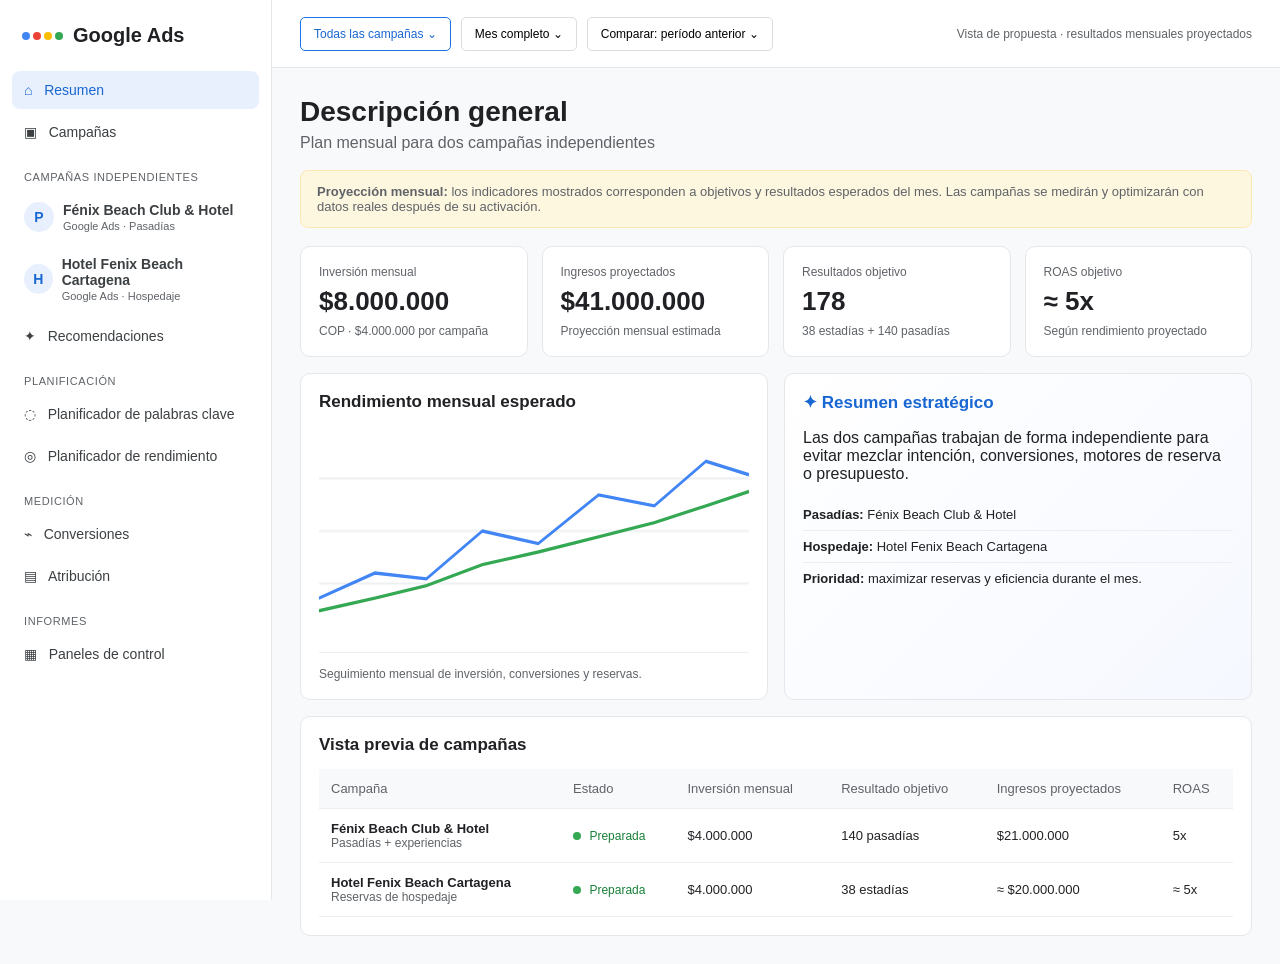
<file: Index.html>
<!DOCTYPE html>
<html lang="es">
<head>
<meta charset="UTF-8">
<meta name="viewport" content="width=device-width,initial-scale=1.0">
<title>Google Ads | Fénix Beach | Plan de campañas</title>
<style>
*{box-sizing:border-box}body{margin:0;font-family:Arial,Helvetica,sans-serif;color:#202124;background:#f8f9fa}
.app{display:flex;min-height:100vh}.side{width:272px;background:#fff;border-right:1px solid #e5e7eb;padding:18px 12px;position:fixed;height:100vh;overflow:auto}.brand{display:flex;align-items:center;gap:10px;padding:6px 10px 22px;font-size:20px;font-weight:600}.dots{display:flex;gap:3px}.dots i{width:8px;height:8px;border-radius:50%;display:block}.dots i:nth-child(1){background:#4285f4}.dots i:nth-child(2){background:#ea4335}.dots i:nth-child(3){background:#fbbc04}.dots i:nth-child(4){background:#34a853}
.nav,.hotel-link{width:100%;border:0;background:transparent;text-align:left;padding:11px 12px;border-radius:8px;color:#3c4043;font-size:14px;cursor:pointer;margin:2px 0}.nav:hover,.hotel-link:hover,.nav.active{background:#e8f0fe;color:#1967d2}.side-section{font-size:11px;color:#5f6368;text-transform:uppercase;letter-spacing:.6px;padding:18px 12px 6px}.hotel-link{display:flex;gap:9px;align-items:center}.mark{width:30px;height:30px;border-radius:50%;display:grid;place-items:center;background:#e8f0fe;color:#1967d2;font-weight:bold}.hotel-link span{display:block;font-size:11px;color:#5f6368;margin-top:2px}
.main{margin-left:272px;width:calc(100% - 272px)}.filterbar{height:68px;background:#fff;border-bottom:1px solid #e5e7eb;display:flex;align-items:center;gap:10px;padding:0 28px;position:sticky;top:0;z-index:5}.filter{border:1px solid #dadce0;background:#fff;padding:9px 13px;border-radius:5px;font-size:12px}.filter.primary{border-color:#1a73e8;color:#1967d2}.page{display:none;padding:28px;max-width:1500px;margin:auto}.page.active{display:block}.title{font-size:28px;margin:0 0 6px}.subtitle{color:#5f6368;margin-bottom:18px}.notice{background:#fef7e0;border:1px solid #fce8b2;border-radius:8px;padding:13px 16px;font-size:13px;color:#5f6368;margin-bottom:18px}.cards{display:grid;grid-template-columns:repeat(4,1fr);gap:14px}.score,.card,.detail-card{background:#fff;border:1px solid #e5e7eb;border-radius:10px;padding:18px}.score .label{font-size:12px;color:#5f6368}.score .value{font-size:26px;font-weight:600;margin:7px 0}.muted{color:#5f6368;font-size:12px}.grid2{display:grid;grid-template-columns:1fr 1fr;gap:16px;margin-top:16px}.grid3{display:grid;grid-template-columns:repeat(3,1fr);gap:16px}.card h2,.detail-card h2{font-size:17px;margin:0 0 14px}.row,.kv{display:flex;justify-content:space-between;gap:12px;align-items:center;font-size:13px}.progress{height:8px;background:#e8eaed;border-radius:8px;margin-top:7px;overflow:hidden}.progress span{height:100%;display:block;background:#4285f4;border-radius:8px}.section-note{margin-top:16px;padding-top:14px;border-top:1px solid #eee;color:#5f6368;font-size:12px}.table{width:100%;border-collapse:collapse;font-size:13px}.table th{color:#5f6368;text-align:left;font-weight:500;background:#f8f9fa}.table td,.table th{padding:12px;border-bottom:1px solid #eceff1}.campaign-name{font-weight:600}.status{font-size:12px;color:#188038}.status i{display:inline-block;width:8px;height:8px;background:#34a853;border-radius:50%;margin-right:5px}.campaign-header{display:flex;justify-content:space-between;gap:20px;align-items:start}.eyebrow{color:#1967d2;font-size:12px;font-weight:600;text-transform:uppercase}.campaign-header h1{margin:6px 0;font-size:28px}.approval{font-size:11px;background:#e8f0fe;color:#1967d2;padding:8px 10px;border-radius:5px;font-weight:600}.big-status{font-size:13px;color:#188038}.segment{display:flex;gap:8px;margin:18px 0}.segment button{border:1px solid #dadce0;background:#fff;padding:9px 14px;border-radius:20px;cursor:pointer}.segment button.active{background:#e8f0fe;color:#1967d2;border-color:#c6dafc}.geo-list{display:flex;gap:8px;flex-wrap:wrap}.geo{font-size:12px;background:#f1f3f4;border-radius:20px;padding:7px 10px}.ai{background:linear-gradient(135deg,#fff 0%,#f5f8ff 100%)}.ai-title{color:#1967d2}.timeline{display:grid;grid-template-columns:repeat(6,1fr);gap:8px}.step{padding:12px;background:#f8f9fa;border-radius:7px;font-size:12px}.detail-card{margin-top:16px}.full{grid-column:1/-1}.copy-row{display:grid;grid-template-columns:90px 1fr 70px;gap:12px;padding:12px 0;border-bottom:1px solid #eee;font-size:13px}.copy-num{color:#5f6368}.copy-limit{text-align:right;color:#5f6368}.ad-preview{margin-top:16px;background:#fff;border:1px solid #dfe1e5;border-radius:8px;padding:20px;max-width:760px}
.ad-label{font-size:12px;color:#5f6368;margin-bottom:5px}.ad-url{font-size:14px;color:#202124;margin-bottom:5px}.ad-url small{color:#5f6368}
.ad-title{font-size:20px;color:#1a0dab;line-height:1.35;margin:5px 0 8px;font-weight:500}
.ad-desc{font-size:14px;color:#4d5156;line-height:1.55}.ad-links{display:flex;flex-wrap:wrap;gap:8px;margin-top:14px}
.ad-links span{color:#1a0dab;font-size:14px;cursor:pointer}.preview-note{font-size:12px;color:#5f6368;margin-top:10px}
.toast{position:fixed;right:24px;bottom:24px;background:#202124;color:white;padding:12px 16px;border-radius:6px;display:none;font-size:13px}.chart{height:210px;position:relative;background:linear-gradient(to bottom,transparent 24%,#eef0f2 25%,transparent 26%,transparent 49%,#eef0f2 50%,transparent 51%,transparent 74%,#eef0f2 75%,transparent 76%);border-radius:8px;overflow:hidden}.chart svg{width:100%;height:100%}.right{text-align:right}.kpi{font-size:13px;padding:8px 0;border-bottom:1px solid #eee}.kpi:last-child{border:0}
@media(max-width:1000px){.side{position:static;width:100%;height:auto}.app{display:block}.main{margin:0;width:100%}.cards{grid-template-columns:repeat(2,1fr)}.grid2,.grid3{grid-template-columns:1fr}.timeline{grid-template-columns:repeat(2,1fr)}.filterbar{position:static;overflow:auto}.campaign-header{display:block}}@media(max-width:600px){.cards{grid-template-columns:1fr}.page{padding:18px}.copy-row{grid-template-columns:1fr}.side{display:none}.main{margin:0;width:100%}}
</style>
</head>
<body>
<div class="app">
<aside class="side">
<div class="brand"><span class="dots"><i></i><i></i><i></i><i></i></span>Google Ads</div>
<button class="nav active" onclick="go('overview',this)">⌂ &nbsp; Resumen</button>
<button class="nav" onclick="go('campaigns',this)">▣ &nbsp; Campañas</button>
<div class="side-section">Campañas independientes</div>
<button class="hotel-link" onclick="go('pasadias')"><div class="mark">P</div><div><b>Fénix Beach Club & Hotel</b><span>Google Ads · Pasadías</span></div></button>
<button class="hotel-link" onclick="go('hotel')"><div class="mark">H</div><div><b>Hotel Fenix Beach Cartagena</b><span>Google Ads · Hospedaje</span></div></button>
<button class="nav" onclick="go('recommendations',this)">✦ &nbsp; Recomendaciones</button>
<div class="side-section">Planificación</div>
<button class="nav" onclick="notify('Vista de propuesta de palabras clave')">◌ &nbsp; Planificador de palabras clave</button>
<button class="nav" onclick="notify('Vista de proyección mensual')">◎ &nbsp; Planificador de rendimiento</button>
<div class="side-section">Medición</div>
<button class="nav" onclick="notify('Conversiones · pendientes de conexión')">⌁ &nbsp; Conversiones</button>
<button class="nav" onclick="notify('Atribución disponible después de conectar Google Ads')">▤ &nbsp; Atribución</button>
<div class="side-section">Informes</div>
<button class="nav" onclick="go('overview',this)">▦ &nbsp; Paneles de control</button>
</aside>
<main class="main">
<div class="filterbar"><button class="filter primary">Todas las campañas ⌄</button><button class="filter">Mes completo ⌄</button><button class="filter">Comparar: período anterior ⌄</button><span style="margin-left:auto;color:#5f6368;font-size:12px">Vista de propuesta · resultados mensuales proyectados</span></div>

<section id="overview" class="page active">
<h1 class="title">Descripción general</h1><div class="subtitle">Plan mensual para dos campañas independientes</div>
<div class="notice"><b>Proyección mensual:</b> los indicadores mostrados corresponden a objetivos y resultados esperados del mes. Las campañas se medirán y optimizarán con datos reales después de su activación.</div>
<div class="cards">
<div class="score"><div class="label">Inversión mensual</div><div class="value">$8.000.000</div><div class="muted">COP · $4.000.000 por campaña</div></div>
<div class="score"><div class="label">Ingresos proyectados</div><div class="value">$41.000.000</div><div class="muted">Proyección mensual estimada</div></div>
<div class="score"><div class="label">Resultados objetivo</div><div class="value">178</div><div class="muted">38 estadías + 140 pasadías</div></div>
<div class="score"><div class="label">ROAS objetivo</div><div class="value">≈ 5x</div><div class="muted">Según rendimiento proyectado</div></div>
</div>
<div class="grid2">
<div class="card"><h2>Rendimiento mensual esperado</h2><div class="chart"><svg viewBox="0 0 1000 250" preserveAspectRatio="none"><polyline points="0,205 130,175 250,182 380,125 510,140 650,82 780,95 900,42 1000,58" fill="none" stroke="#4285f4" stroke-width="4"/><polyline points="0,220 130,205 250,190 380,165 510,150 650,132 780,115 900,95 1000,78" fill="none" stroke="#34a853" stroke-width="4"/></svg></div><div class="section-note">Seguimiento mensual de inversión, conversiones y reservas.</div></div>
<div class="card ai"><h2 class="ai-title">✦ Resumen estratégico</h2><p>Las dos campañas trabajan de forma independiente para evitar mezclar intención, conversiones, motores de reserva o presupuesto.</p><div class="kpi"><b>Pasadías:</b> Fénix Beach Club & Hotel</div><div class="kpi"><b>Hospedaje:</b> Hotel Fenix Beach Cartagena</div><div class="kpi"><b>Prioridad:</b> maximizar reservas y eficiencia durante el mes.</div></div>
</div>
<div class="card" style="margin-top:16px"><h2>Vista previa de campañas</h2><div style="overflow:auto"><table class="table"><thead><tr><th>Campaña</th><th>Estado</th><th>Inversión mensual</th><th>Resultado objetivo</th><th>Ingresos proyectados</th><th>ROAS</th></tr></thead><tbody>
<tr><td><div class="campaign-name">Fénix Beach Club & Hotel</div><div class="muted">Pasadías + experiencias</div></td><td><span class="status"><i></i> Preparada</span></td><td>$4.000.000</td><td>140 pasadías</td><td>$21.000.000</td><td>5x</td></tr>
<tr><td><div class="campaign-name">Hotel Fenix Beach Cartagena</div><div class="muted">Reservas de hospedaje</div></td><td><span class="status"><i></i> Preparada</span></td><td>$4.000.000</td><td>38 estadías</td><td>≈ $20.000.000</td><td>≈ 5x</td></tr>
</tbody></table></div></div>
</section>

<section id="campaigns" class="page">
<h1 class="title">Campañas</h1><div class="subtitle">Cada campaña conserva su propia estrategia, medición y presupuesto mensual.</div>
<div class="segment"><button class="active" onclick="campaignTab('pasadiasTab',this)">Pasadías</button><button onclick="campaignTab('hotelTab',this)">Hospedaje</button></div>
<div id="pasadiasTab"><div class="cards"><div class="score"><div class="label">Presupuesto</div><div class="value">$4.000.000</div><div class="muted">COP / mes</div></div><div class="score"><div class="label">Pasadías</div><div class="value">140</div><div class="muted">Objetivo mensual</div></div><div class="score"><div class="label">Leads</div><div class="value">320</div><div class="muted">Objetivo mensual</div></div><div class="score"><div class="label">ROAS</div><div class="value">5x</div><div class="muted">Objetivo</div></div></div></div>
<div id="hotelTab" style="display:none"><div class="cards"><div class="score"><div class="label">Presupuesto</div><div class="value">$4.000.000</div><div class="muted">COP / mes</div></div><div class="score"><div class="label">Estadías</div><div class="value">38</div><div class="muted">Objetivo mensual</div></div><div class="score"><div class="label">Ingresos</div><div class="value">≈$20M</div><div class="muted">Proyectados</div></div><div class="score"><div class="label">ROAS</div><div class="value">≈5x</div><div class="muted">Objetivo</div></div></div></div>
</section>

<section id="pasadias" class="page">
<div class="campaign-header"><div><div class="eyebrow">Google Ads · Campaña independiente</div><h1>Fénix Beach Club & Hotel</h1><p>Pasadías · restaurante · playa privada · piscina · experiencias · Tierra Bomba</p></div><div class="right"><div class="approval">PROYECCIÓN MENSUAL · PENDIENTE DE ACTIVACIÓN</div><div style="margin-top:10px"><span class="big-status"><span class="status"><i></i> Preparada</span></span></div></div></div>
<div class="notice"><b>Pasadías:</b> esta vista contiene únicamente información comercial y estratégica de Fénix Beach Club & Hotel. No se mezclan datos, conversiones, enlaces ni presupuesto con la campaña de hospedaje.</div>
<div class="cards"><div class="score"><div class="label">Inversión mensual</div><div class="value">$4.000.000</div><div class="muted">COP</div></div><div class="score"><div class="label">Pasadías proyectados</div><div class="value">140</div><div class="muted">por mes</div></div><div class="score"><div class="label">Leads proyectados</div><div class="value">320</div><div class="muted">por mes</div></div><div class="score"><div class="label">ROAS proyectado</div><div class="value">5x</div><div class="muted">objetivo</div></div></div>
<div class="grid2"><div class="card"><h2>Estructura de campaña</h2><div style="margin:18px 0"><div class="row"><b>Google Search</b><span>70% · $2.800.000</span></div><div class="progress"><span style="width:70%"></span></div></div><div style="margin:18px 0"><div class="row"><b>Performance Max</b><span>30% · $1.200.000</span></div><div class="progress"><span style="width:30%;background:#34a853"></span></div></div><div class="section-note">Plan mensual presentado al cliente.</div></div>
<div class="card ai"><h2 class="ai-title">✦ Enfoque estratégico</h2><p>Captar demanda con intención de reservar pasadías y ampliar alcance hacia audiencias con interés en playa, experiencias y gastronomía.</p><p><b>Conceptos prioritarios:</b> Playa privada · Cenas en la isla · Pasadías · Restaurante.</p></div></div>
<div class="grid2"><div class="detail-card"><h2>Segmentación geográfica</h2><div class="geo-list"><span class="geo">Cartagena · 40%</span><span class="geo">Barranquilla y alrededores · 40%</span><span class="geo">Bogotá · Alta prioridad</span><span class="geo">Medellín · Alta prioridad</span><span class="geo">Cali</span><span class="geo">Bucaramanga</span><span class="geo">Estados Unidos</span><span class="geo">España</span></div><h3>Distribución estratégica</h3><div class="muted">40% Local/Regional · 60% Nacional e Internacional, con Bogotá y Medellín como mercados prioritarios.</div></div>
<div class="detail-card"><h2>KPIs mensuales</h2><div class="kv"><span>Pasadías</span><b>140</b></div><div class="kv"><span>Leads</span><b>320</b></div><div class="kv"><span>Costo por resultado objetivo</span><b>≈ $28.500 COP</b></div><div class="kv"><span>ROAS objetivo</span><b>5x</b></div><div class="kv"><span>Ingreso estimado</span><b>$21.000.000</b></div></div></div>
<div class="detail-card full"><h2>Centro de títulos y recursos</h2><div class="copy-row"><div class="copy-num">Título 1</div><div>Fénix Beach Club & Hotel</div><div class="copy-limit">Marca</div></div><div class="copy-row"><div class="copy-num">Título 2</div><div>Pasadía en Cartagena</div><div class="copy-limit">Intención</div></div><div class="copy-row"><div class="copy-num">Título 3</div><div>Playa Privada en Cartagena</div><div class="copy-limit">Diferencial</div></div><div class="copy-row"><div class="copy-num">Título 4</div><div>Cenas en la Isla</div><div class="copy-limit">Experiencia</div></div><div class="copy-row"><div class="copy-num">Competencia</div><div>Análisis comparativo: Éteka Beach Cartagena y otros competidores relevantes.</div><div class="copy-limit">Análisis</div></div></div>


<div class="detail-card">
<h2>Vista previa del anuncio · Así podría verse en Google</h2>
<div class="ad-preview">
<div class="ad-label">Patrocinado</div>
<div class="ad-url">Fénix Beach Club & Hotel <small>· fenix.co</small></div>
<div class="ad-title">Pasadía en Cartagena | Fénix Beach Club & Hotel</div>
<div class="ad-desc">Disfruta playa privada, piscina, restaurante y experiencias en Tierra Bomba. Vive un día diferente frente al mar.</div>
<div class="ad-links"><span>Pasadías</span><span>Playa Privada</span><span>Restaurante</span><span>Cenas en la Isla</span></div>
</div>
<div class="ad-preview">
<div class="ad-label">Patrocinado · Variación posible</div>
<div class="ad-url">Fénix Beach Club & Hotel <small>· fenix.co</small></div>
<div class="ad-title">Disfruta una Playa Privada en Cartagena</div>
<div class="ad-desc">Reserva tu experiencia en Tierra Bomba y disfruta playa, piscina, gastronomía y planes para compartir.</div>
<div class="ad-links"><span>Ver Pasadías</span><span>Experiencias</span><span>Playa y Piscina</span></div>
</div>
<div class="preview-note">Vista conceptual basada en los recursos propuestos. La combinación final de títulos y descripciones puede variar según la búsqueda y la optimización de Google Ads.</div>
</div>
<div class="detail-card"><h2>Palabras clave propuestas · Pasadías</h2>
<div style="overflow:auto"><table class="table"><thead><tr><th>Grupo</th><th>Palabras clave principales</th><th>Intención</th></tr></thead><tbody>
<tr><td><b>Pasadías</b></td><td>pasadía Cartagena<br>pasadía en Cartagena<br>pasadía Tierra Bomba<br>pasadía isla Cartagena<br>pasadía con playa</td><td>Alta</td></tr>
<tr><td><b>Beach Club</b></td><td>beach club Cartagena<br>beach club Tierra Bomba<br>club de playa Cartagena<br>día de playa Cartagena</td><td>Alta</td></tr>
<tr><td><b>Playa privada</b></td><td>playa privada Cartagena<br>hotel con playa privada Cartagena<br>día de playa privada Cartagena</td><td>Media / Alta</td></tr>
<tr><td><b>Restaurante</b></td><td>restaurante en Tierra Bomba<br>restaurante frente al mar Cartagena<br>almuerzo en isla Cartagena</td><td>Media</td></tr>
<tr><td><b>Cenas</b></td><td>cena en isla Cartagena<br>cena romántica Cartagena<br>cena frente al mar Cartagena</td><td>Media / Alta</td></tr>
</tbody></table></div>
<div class="section-note">Las palabras clave definitivas se validarán con datos de volumen, competencia y términos de búsqueda. Se aplicarán palabras negativas para reducir búsquedas sin intención comercial.</div>
</div>
<div class="detail-card"><h2>Títulos y subtítulos del anuncio · Pasadías</h2>
<div class="copy-row"><div class="copy-num">Título 1</div><div>Pasadía en Cartagena</div><div class="copy-limit">Alta intención</div></div>
<div class="copy-row"><div class="copy-num">Título 2</div><div>Fénix Beach Club & Hotel</div><div class="copy-limit">Marca</div></div>
<div class="copy-row"><div class="copy-num">Título 3</div><div>Disfruta una Playa Privada</div><div class="copy-limit">Diferencial</div></div>
<div class="copy-row"><div class="copy-num">Título 4</div><div>Vive un Día en Tierra Bomba</div><div class="copy-limit">Experiencia</div></div>
<div class="copy-row"><div class="copy-num">Título 5</div><div>Pasadías Frente al Mar</div><div class="copy-limit">Beneficio</div></div>
<div class="copy-row"><div class="copy-num">Título 6</div><div>Restaurante, Playa y Piscina</div><div class="copy-limit">Oferta</div></div>
<div class="copy-row"><div class="copy-num">Título 7</div><div>Reserva Tu Pasadía Online</div><div class="copy-limit">Llamado a la acción</div></div>
<div class="copy-row"><div class="copy-num">Título 8</div><div>Cenas Especiales en la Isla</div><div class="copy-limit">Experiencia</div></div>
<div class="copy-row"><div class="copy-num">Subtítulo 1</div><div>Disfruta playa, piscina, gastronomía y experiencias en Tierra Bomba.</div><div class="copy-limit">Descripción</div></div>
<div class="copy-row"><div class="copy-num">Subtítulo 2</div><div>Reserva tu experiencia y vive un día diferente frente al mar.</div><div class="copy-limit">Descripción</div></div>
<div class="copy-row"><div class="copy-num">Subtítulo 3</div><div>Planes para parejas, familias y grupos en una isla cerca de Cartagena.</div><div class="copy-limit">Descripción</div></div>
</div>
<div class="detail-card"><h2>Plan mensual</h2><div class="timeline"><div class="step"><b>1. Configuración</b><div class="muted">Cuenta y activos</div></div><div class="step"><b>2. Campañas</b><div class="muted">Search + PMax</div></div><div class="step"><b>3. Medición</b><div class="muted">Conversiones</div></div><div class="step"><b>4. Activación</b><div class="muted">Lanzamiento</div></div><div class="step"><b>5. Optimización</b><div class="muted">Basada en datos</div></div><div class="step"><b>6. Informe</b><div class="muted">Resultado mensual</div></div></div></div>
</section>

<section id="hotel" class="page">
<div class="campaign-header"><div><div class="eyebrow">Google Ads · Campaña independiente</div><h1>Hotel Fenix Beach Cartagena</h1><p>Reservas de hospedaje · habitaciones · Tierra Bomba · Cartagena</p></div><div class="right"><div class="approval">PROYECCIÓN MENSUAL · PENDIENTE DE ACTIVACIÓN</div><div style="margin-top:10px"><span class="status"><i></i> Preparada</span></div></div></div>
<div class="notice"><b>Hospedaje:</b> esta vista contiene únicamente información de Hotel Fenix Beach Cartagena. El motor de reservas, conversiones, anuncios y presupuesto se administran de forma independiente.</div>
<div class="cards"><div class="score"><div class="label">Inversión mensual</div><div class="value">$4.000.000</div><div class="muted">COP</div></div><div class="score"><div class="label">Estadías proyectadas</div><div class="value">38</div><div class="muted">por mes</div></div><div class="score"><div class="label">Ingresos proyectados</div><div class="value">≈$20.000.000</div><div class="muted">COP / mes</div></div><div class="score"><div class="label">ROAS proyectado</div><div class="value">≈5x</div><div class="muted">objetivo</div></div></div>
<div class="grid2"><div class="card"><h2>Estructura de campaña</h2><div style="margin:18px 0"><div class="row"><b>Google Hotels</b><span>40%</span></div><div class="progress"><span style="width:40%"></span></div></div><div style="margin:18px 0"><div class="row"><b>Google Search</b><span>30%</span></div><div class="progress"><span style="width:30%;background:#34a853"></span></div></div><div style="margin:18px 0"><div class="row"><b>Performance Max</b><span>30%</span></div><div class="progress"><span style="width:30%;background:#fbbc04"></span></div></div><div class="section-note">Distribución estratégica dentro del presupuesto mensual de $4.000.000.</div></div>
<div class="card ai"><h2 class="ai-title">✦ Enfoque estratégico</h2><p>Captar usuarios con intención directa de reservar alojamiento, aparecer en comparación de hoteles y reforzar remarketing y búsqueda de alta intención.</p><p><b>Motor de reservas:</b> Omnibees.</p></div></div>
<div class="grid2"><div class="detail-card"><h2>Segmentación geográfica</h2><div class="geo-list"><span class="geo">Bogotá · Alta prioridad</span><span class="geo">Medellín · Alta prioridad</span><span class="geo">Cartagena · Last-minute</span><span class="geo">Estados Unidos</span><span class="geo">España</span><span class="geo">Canadá</span></div></div>
<div class="detail-card"><h2>KPIs mensuales</h2><div class="kv"><span>Inventario</span><b>33 habitaciones · 9 categorías</b></div><div class="kv"><span>Estadías</span><b>38 / mes</b></div><div class="kv"><span>ROAS objetivo</span><b>≈ 5x</b></div><div class="kv"><span>Ingreso estimado</span><b>≈ $20.000.000</b></div></div></div>


<div class="detail-card">
<h2>Vista previa del anuncio · Así podría verse en Google</h2>
<div class="ad-preview">
<div class="ad-label">Patrocinado</div>
<div class="ad-url">Hotel Fenix Beach Cartagena <small>· fenix.co</small></div>
<div class="ad-title">Hotel en Tierra Bomba | Hotel Fenix Beach Cartagena</div>
<div class="ad-desc">Hospédate frente al mar en una isla cerca de Cartagena. Habitaciones, piscina, playa y experiencias para desconectarte.</div>
<div class="ad-links"><span>Habitaciones</span><span>Ofertas</span><span>Experiencias</span><span>Reservar</span></div>
</div>
<div class="ad-preview">
<div class="ad-label">Patrocinado · Variación posible</div>
<div class="ad-url">Hotel Fenix Beach Cartagena <small>· fenix.co</small></div>
<div class="ad-title">Hotel con Piscina y Playa en Cartagena</div>
<div class="ad-desc">Escápate a Tierra Bomba y disfruta una estadía cerca de Cartagena en un entorno de playa y descanso.</div>
<div class="ad-links"><span>Ver Habitaciones</span><span>Conoce el Hotel</span><span>Reservar</span></div>
</div>
<div class="preview-note">Vista conceptual basada en los recursos propuestos. La combinación final de títulos y descripciones puede variar según la búsqueda y la optimización de Google Ads.</div>
</div>
<div class="detail-card"><h2>Palabras clave propuestas · Hospedaje</h2>
<div style="overflow:auto"><table class="table"><thead><tr><th>Grupo</th><th>Palabras clave principales</th><th>Intención</th></tr></thead><tbody>
<tr><td><b>Marca</b></td><td>Hotel Fenix Beach Cartagena<br>Fenix Beach Hotel<br>hotel fenix tierra bomba</td><td>Muy alta</td></tr>
<tr><td><b>Hotel Cartagena</b></td><td>hotel en Cartagena<br>hotel playa Cartagena<br>hotel con piscina Cartagena<br>hotel frente al mar Cartagena</td><td>Alta</td></tr>
<tr><td><b>Isla / Tierra Bomba</b></td><td>hotel en Tierra Bomba<br>hotel isla Cartagena<br>hotel en isla cerca de Cartagena<br>alojamiento Tierra Bomba</td><td>Alta</td></tr>
<tr><td><b>Experiencia</b></td><td>hotel con playa privada Cartagena<br>escapada romántica Cartagena<br>hotel para descansar Cartagena</td><td>Media / Alta</td></tr>
<tr><td><b>Reserva</b></td><td>reservar hotel Cartagena<br>reservar hotel Tierra Bomba<br>hotel Cartagena reserva online</td><td>Muy alta</td></tr>
</tbody></table></div>
<div class="section-note">La campaña excluirá términos relacionados únicamente con pasadías, restaurante y búsquedas de baja intención cuando no correspondan al objetivo de hospedaje.</div>
</div>
<div class="detail-card"><h2>Títulos y subtítulos del anuncio · Hospedaje</h2>
<div class="copy-row"><div class="copy-num">Título 1</div><div>Hotel en Tierra Bomba Cartagena</div><div class="copy-limit">Alta intención</div></div>
<div class="copy-row"><div class="copy-num">Título 2</div><div>Hotel Fenix Beach Cartagena</div><div class="copy-limit">Marca</div></div>
<div class="copy-row"><div class="copy-num">Título 3</div><div>Hospédate Frente al Mar</div><div class="copy-limit">Beneficio</div></div>
<div class="copy-row"><div class="copy-num">Título 4</div><div>Escápate a una Isla Cerca de Cartagena</div><div class="copy-limit">Experiencia</div></div>
<div class="copy-row"><div class="copy-num">Título 5</div><div>Hotel con Piscina y Playa</div><div class="copy-limit">Diferencial</div></div>
<div class="copy-row"><div class="copy-num">Título 6</div><div>Reserva Tu Estadía Online</div><div class="copy-limit">Llamado a la acción</div></div>
<div class="copy-row"><div class="copy-num">Título 7</div><div>Descansa en Tierra Bomba</div><div class="copy-limit">Experiencia</div></div>
<div class="copy-row"><div class="copy-num">Título 8</div><div>Habitaciones para Tu Escapada</div><div class="copy-limit">Oferta</div></div>
<div class="copy-row"><div class="copy-num">Subtítulo 1</div><div>Disfruta una estadía en una isla cerca de Cartagena, frente al mar.</div><div class="copy-limit">Descripción</div></div>
<div class="copy-row"><div class="copy-num">Subtítulo 2</div><div>Habitaciones, piscina, playa y experiencias para desconectarte.</div><div class="copy-limit">Descripción</div></div>
<div class="copy-row"><div class="copy-num">Subtítulo 3</div><div>Consulta disponibilidad y reserva directamente tu próxima estadía.</div><div class="copy-limit">Descripción</div></div>
</div>
<div class="detail-card"><h2>Plan de implementación</h2><div class="timeline"><div class="step"><b>1. Verificación</b><div class="muted">Google Hotel Center</div></div><div class="step"><b>2. Conexión</b><div class="muted">Omnibees</div></div><div class="step"><b>3. Inventario</b><div class="muted">Tarifas y disponibilidad</div></div><div class="step"><b>4. Medición</b><div class="muted">Conversiones</div></div><div class="step"><b>5. Lanzamiento</b><div class="muted">Campañas</div></div><div class="step"><b>6. Informe</b><div class="muted">Resultado mensual</div></div></div></div>
</section>

<section id="recommendations" class="page">
<h1 class="title">Recomendaciones</h1><div class="subtitle">Estrategia previa a la activación y seguimiento mensual.</div>
<div class="grid3"><div class="card ai"><h2 class="ai-title">✦ Pasadías</h2><p>Concentrar la estrategia en búsquedas de intención y experiencias diferenciadoras: playa privada, pasadías, restaurante y cenas en la isla.</p></div><div class="card ai"><h2 class="ai-title">✦ Hospedaje</h2><p>Priorizar la intención de reserva mediante Google Hotels, Search y Performance Max conectados al motor Omnibees.</p></div><div class="card ai"><h2 class="ai-title">✦ Optimización</h2><p>Medir resultados reales, reducir desperdicio y concentrar la inversión en los segmentos que demuestren mejor eficiencia.</p></div></div>
</section>
</main></div>
<div id="toast" class="toast"></div>
<script>
function go(id,btn){document.querySelectorAll('.page').forEach(x=>x.classList.remove('active'));document.getElementById(id).classList.add('active');document.querySelectorAll('.nav').forEach(x=>x.classList.remove('active'));if(btn)btn.classList.add('active');window.scrollTo({top:0,behavior:'smooth'})}
function campaignTab(id,btn){document.getElementById('pasadiasTab').style.display=id==='pasadiasTab'?'block':'none';document.getElementById('hotelTab').style.display=id==='hotelTab'?'block':'none';document.querySelectorAll('.segment button').forEach(x=>x.classList.remove('active'));btn.classList.add('active')}
function notify(msg){const t=document.getElementById('toast');t.textContent=msg;t.style.display='block';clearTimeout(window.__toast);window.__toast=setTimeout(()=>t.style.display='none',2600)}
</script></body></html>
</file>
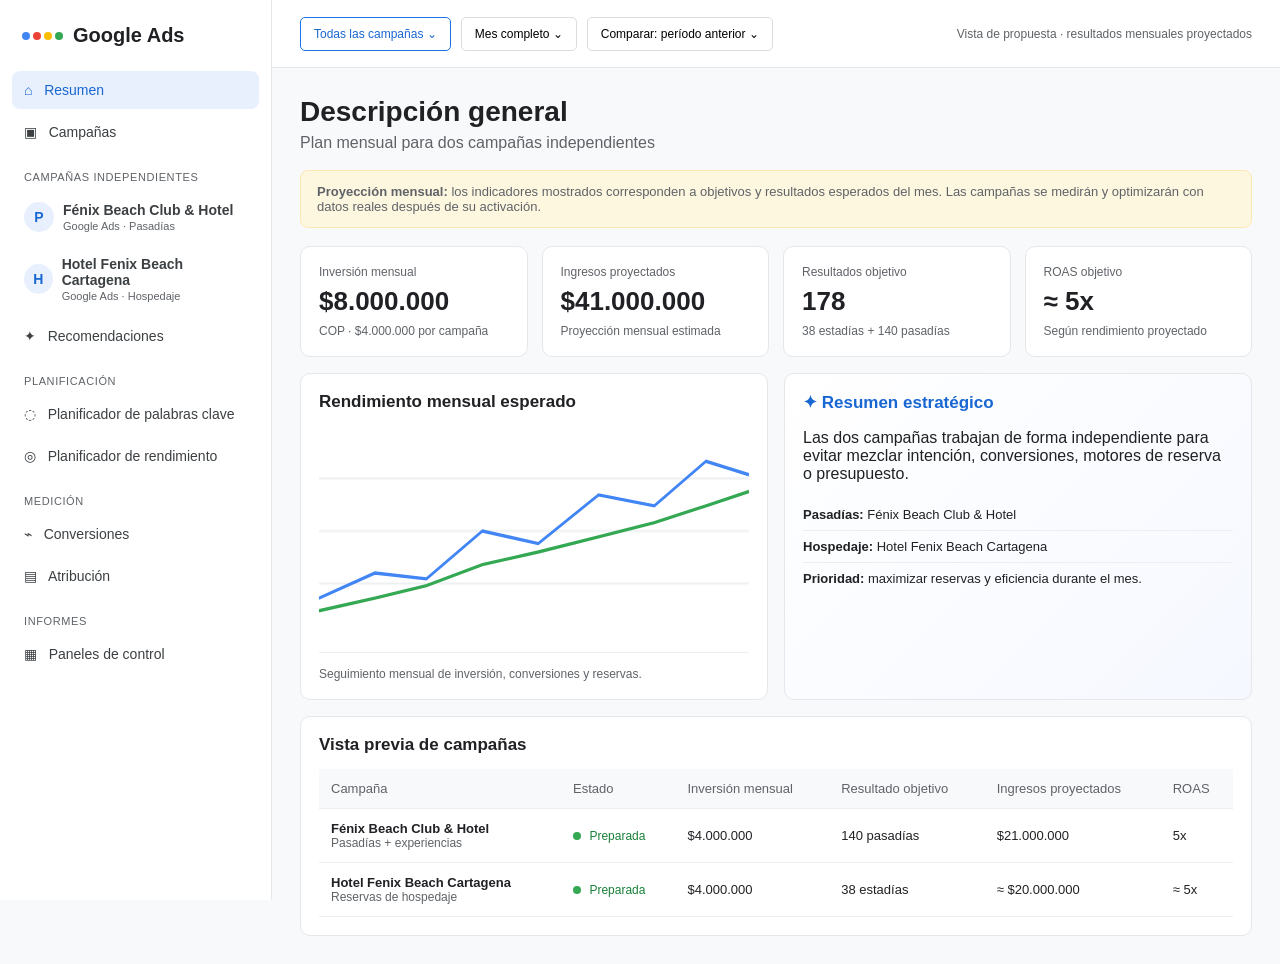
<file: Index.html (2).html>
<!DOCTYPE html>
<html lang="es">
<head>
<meta charset="UTF-8">
<meta name="viewport" content="width=device-width,initial-scale=1.0">
<title>Google Ads | Fénix Beach | Plan de campañas</title>
<style>
*{box-sizing:border-box}body{margin:0;font-family:Arial,Helvetica,sans-serif;color:#202124;background:#f8f9fa}
.app{display:flex;min-height:100vh}.side{width:272px;background:#fff;border-right:1px solid #e5e7eb;padding:18px 12px;position:fixed;height:100vh;overflow:auto}.brand{display:flex;align-items:center;gap:10px;padding:6px 10px 22px;font-size:20px;font-weight:600}.dots{display:flex;gap:3px}.dots i{width:8px;height:8px;border-radius:50%;display:block}.dots i:nth-child(1){background:#4285f4}.dots i:nth-child(2){background:#ea4335}.dots i:nth-child(3){background:#fbbc04}.dots i:nth-child(4){background:#34a853}
.nav,.hotel-link{width:100%;border:0;background:transparent;text-align:left;padding:11px 12px;border-radius:8px;color:#3c4043;font-size:14px;cursor:pointer;margin:2px 0}.nav:hover,.hotel-link:hover,.nav.active{background:#e8f0fe;color:#1967d2}.side-section{font-size:11px;color:#5f6368;text-transform:uppercase;letter-spacing:.6px;padding:18px 12px 6px}.hotel-link{display:flex;gap:9px;align-items:center}.mark{width:30px;height:30px;border-radius:50%;display:grid;place-items:center;background:#e8f0fe;color:#1967d2;font-weight:bold}.hotel-link span{display:block;font-size:11px;color:#5f6368;margin-top:2px}
.main{margin-left:272px;width:calc(100% - 272px)}.filterbar{height:68px;background:#fff;border-bottom:1px solid #e5e7eb;display:flex;align-items:center;gap:10px;padding:0 28px;position:sticky;top:0;z-index:5}.filter{border:1px solid #dadce0;background:#fff;padding:9px 13px;border-radius:5px;font-size:12px}.filter.primary{border-color:#1a73e8;color:#1967d2}.page{display:none;padding:28px;max-width:1500px;margin:auto}.page.active{display:block}.title{font-size:28px;margin:0 0 6px}.subtitle{color:#5f6368;margin-bottom:18px}.notice{background:#fef7e0;border:1px solid #fce8b2;border-radius:8px;padding:13px 16px;font-size:13px;color:#5f6368;margin-bottom:18px}.cards{display:grid;grid-template-columns:repeat(4,1fr);gap:14px}.score,.card,.detail-card{background:#fff;border:1px solid #e5e7eb;border-radius:10px;padding:18px}.score .label{font-size:12px;color:#5f6368}.score .value{font-size:26px;font-weight:600;margin:7px 0}.muted{color:#5f6368;font-size:12px}.grid2{display:grid;grid-template-columns:1fr 1fr;gap:16px;margin-top:16px}.grid3{display:grid;grid-template-columns:repeat(3,1fr);gap:16px}.card h2,.detail-card h2{font-size:17px;margin:0 0 14px}.row,.kv{display:flex;justify-content:space-between;gap:12px;align-items:center;font-size:13px}.progress{height:8px;background:#e8eaed;border-radius:8px;margin-top:7px;overflow:hidden}.progress span{height:100%;display:block;background:#4285f4;border-radius:8px}.section-note{margin-top:16px;padding-top:14px;border-top:1px solid #eee;color:#5f6368;font-size:12px}.table{width:100%;border-collapse:collapse;font-size:13px}.table th{color:#5f6368;text-align:left;font-weight:500;background:#f8f9fa}.table td,.table th{padding:12px;border-bottom:1px solid #eceff1}.campaign-name{font-weight:600}.status{font-size:12px;color:#188038}.status i{display:inline-block;width:8px;height:8px;background:#34a853;border-radius:50%;margin-right:5px}.campaign-header{display:flex;justify-content:space-between;gap:20px;align-items:start}.eyebrow{color:#1967d2;font-size:12px;font-weight:600;text-transform:uppercase}.campaign-header h1{margin:6px 0;font-size:28px}.approval{font-size:11px;background:#e8f0fe;color:#1967d2;padding:8px 10px;border-radius:5px;font-weight:600}.big-status{font-size:13px;color:#188038}.segment{display:flex;gap:8px;margin:18px 0}.segment button{border:1px solid #dadce0;background:#fff;padding:9px 14px;border-radius:20px;cursor:pointer}.segment button.active{background:#e8f0fe;color:#1967d2;border-color:#c6dafc}.geo-list{display:flex;gap:8px;flex-wrap:wrap}.geo{font-size:12px;background:#f1f3f4;border-radius:20px;padding:7px 10px}.ai{background:linear-gradient(135deg,#fff 0%,#f5f8ff 100%)}.ai-title{color:#1967d2}.timeline{display:grid;grid-template-columns:repeat(6,1fr);gap:8px}.step{padding:12px;background:#f8f9fa;border-radius:7px;font-size:12px}.detail-card{margin-top:16px}.full{grid-column:1/-1}.copy-row{display:grid;grid-template-columns:90px 1fr 70px;gap:12px;padding:12px 0;border-bottom:1px solid #eee;font-size:13px}.copy-num{color:#5f6368}.copy-limit{text-align:right;color:#5f6368}.ad-preview{margin-top:16px;background:#fff;border:1px solid #dfe1e5;border-radius:8px;padding:20px;max-width:760px}
.ad-label{font-size:12px;color:#5f6368;margin-bottom:5px}.ad-url{font-size:14px;color:#202124;margin-bottom:5px}.ad-url small{color:#5f6368}
.ad-title{font-size:20px;color:#1a0dab;line-height:1.35;margin:5px 0 8px;font-weight:500}
.ad-desc{font-size:14px;color:#4d5156;line-height:1.55}.ad-links{display:flex;flex-wrap:wrap;gap:8px;margin-top:14px}
.ad-links span{color:#1a0dab;font-size:14px;cursor:pointer}.preview-note{font-size:12px;color:#5f6368;margin-top:10px}
.toast{position:fixed;right:24px;bottom:24px;background:#202124;color:white;padding:12px 16px;border-radius:6px;display:none;font-size:13px}.chart{height:210px;position:relative;background:linear-gradient(to bottom,transparent 24%,#eef0f2 25%,transparent 26%,transparent 49%,#eef0f2 50%,transparent 51%,transparent 74%,#eef0f2 75%,transparent 76%);border-radius:8px;overflow:hidden}.chart svg{width:100%;height:100%}.right{text-align:right}.kpi{font-size:13px;padding:8px 0;border-bottom:1px solid #eee}.kpi:last-child{border:0}
@media(max-width:1000px){.side{position:static;width:100%;height:auto}.app{display:block}.main{margin:0;width:100%}.cards{grid-template-columns:repeat(2,1fr)}.grid2,.grid3{grid-template-columns:1fr}.timeline{grid-template-columns:repeat(2,1fr)}.filterbar{position:static;overflow:auto}.campaign-header{display:block}}@media(max-width:600px){.cards{grid-template-columns:1fr}.page{padding:18px}.copy-row{grid-template-columns:1fr}.side{display:none}.main{margin:0;width:100%}}
</style>
</head>
<body>
<div class="app">
<aside class="side">
<div class="brand"><span class="dots"><i></i><i></i><i></i><i></i></span>Google Ads</div>
<button class="nav active" onclick="go('overview',this)">⌂ &nbsp; Resumen</button>
<button class="nav" onclick="go('campaigns',this)">▣ &nbsp; Campañas</button>
<div class="side-section">Campañas independientes</div>
<button class="hotel-link" onclick="go('pasadias')"><div class="mark">P</div><div><b>Fénix Beach Club & Hotel</b><span>Google Ads · Pasadías</span></div></button>
<button class="hotel-link" onclick="go('hotel')"><div class="mark">H</div><div><b>Hotel Fenix Beach Cartagena</b><span>Google Ads · Hospedaje</span></div></button>
<button class="nav" onclick="go('recommendations',this)">✦ &nbsp; Recomendaciones</button>
<div class="side-section">Planificación</div>
<button class="nav" onclick="notify('Vista de propuesta de palabras clave')">◌ &nbsp; Planificador de palabras clave</button>
<button class="nav" onclick="notify('Vista de proyección mensual')">◎ &nbsp; Planificador de rendimiento</button>
<div class="side-section">Medición</div>
<button class="nav" onclick="notify('Conversiones · pendientes de conexión')">⌁ &nbsp; Conversiones</button>
<button class="nav" onclick="notify('Atribución disponible después de conectar Google Ads')">▤ &nbsp; Atribución</button>
<div class="side-section">Informes</div>
<button class="nav" onclick="go('overview',this)">▦ &nbsp; Paneles de control</button>
</aside>
<main class="main">
<div class="filterbar"><button class="filter primary">Todas las campañas ⌄</button><button class="filter">Mes completo ⌄</button><button class="filter">Comparar: período anterior ⌄</button><span style="margin-left:auto;color:#5f6368;font-size:12px">Vista de propuesta · resultados mensuales proyectados</span></div>

<section id="overview" class="page active">
<h1 class="title">Descripción general</h1><div class="subtitle">Plan mensual para dos campañas independientes</div>
<div class="notice"><b>Proyección mensual:</b> los indicadores mostrados corresponden a objetivos y resultados esperados del mes. Las campañas se medirán y optimizarán con datos reales después de su activación.</div>
<div class="cards">
<div class="score"><div class="label">Inversión mensual</div><div class="value">$8.000.000</div><div class="muted">COP · $4.000.000 por campaña</div></div>
<div class="score"><div class="label">Ingresos proyectados</div><div class="value">$41.000.000</div><div class="muted">Proyección mensual estimada</div></div>
<div class="score"><div class="label">Resultados objetivo</div><div class="value">178</div><div class="muted">38 estadías + 140 pasadías</div></div>
<div class="score"><div class="label">ROAS objetivo</div><div class="value">≈ 5x</div><div class="muted">Según rendimiento proyectado</div></div>
</div>
<div class="grid2">
<div class="card"><h2>Rendimiento mensual esperado</h2><div class="chart"><svg viewBox="0 0 1000 250" preserveAspectRatio="none"><polyline points="0,205 130,175 250,182 380,125 510,140 650,82 780,95 900,42 1000,58" fill="none" stroke="#4285f4" stroke-width="4"/><polyline points="0,220 130,205 250,190 380,165 510,150 650,132 780,115 900,95 1000,78" fill="none" stroke="#34a853" stroke-width="4"/></svg></div><div class="section-note">Seguimiento mensual de inversión, conversiones y reservas.</div></div>
<div class="card ai"><h2 class="ai-title">✦ Resumen estratégico</h2><p>Las dos campañas trabajan de forma independiente para evitar mezclar intención, conversiones, motores de reserva o presupuesto.</p><div class="kpi"><b>Pasadías:</b> Fénix Beach Club & Hotel</div><div class="kpi"><b>Hospedaje:</b> Hotel Fenix Beach Cartagena</div><div class="kpi"><b>Prioridad:</b> maximizar reservas y eficiencia durante el mes.</div></div>
</div>
<div class="card" style="margin-top:16px"><h2>Vista previa de campañas</h2><div style="overflow:auto"><table class="table"><thead><tr><th>Campaña</th><th>Estado</th><th>Inversión mensual</th><th>Resultado objetivo</th><th>Ingresos proyectados</th><th>ROAS</th></tr></thead><tbody>
<tr><td><div class="campaign-name">Fénix Beach Club & Hotel</div><div class="muted">Pasadías + experiencias</div></td><td><span class="status"><i></i> Preparada</span></td><td>$4.000.000</td><td>140 pasadías</td><td>$21.000.000</td><td>5x</td></tr>
<tr><td><div class="campaign-name">Hotel Fenix Beach Cartagena</div><div class="muted">Reservas de hospedaje</div></td><td><span class="status"><i></i> Preparada</span></td><td>$4.000.000</td><td>38 estadías</td><td>≈ $20.000.000</td><td>≈ 5x</td></tr>
</tbody></table></div></div>
</section>

<section id="campaigns" class="page">
<h1 class="title">Campañas</h1><div class="subtitle">Cada campaña conserva su propia estrategia, medición y presupuesto mensual.</div>
<div class="segment"><button class="active" onclick="campaignTab('pasadiasTab',this)">Pasadías</button><button onclick="campaignTab('hotelTab',this)">Hospedaje</button></div>
<div id="pasadiasTab"><div class="cards"><div class="score"><div class="label">Presupuesto</div><div class="value">$4.000.000</div><div class="muted">COP / mes</div></div><div class="score"><div class="label">Pasadías</div><div class="value">140</div><div class="muted">Objetivo mensual</div></div><div class="score"><div class="label">Leads</div><div class="value">320</div><div class="muted">Objetivo mensual</div></div><div class="score"><div class="label">ROAS</div><div class="value">5x</div><div class="muted">Objetivo</div></div></div></div>
<div id="hotelTab" style="display:none"><div class="cards"><div class="score"><div class="label">Presupuesto</div><div class="value">$4.000.000</div><div class="muted">COP / mes</div></div><div class="score"><div class="label">Estadías</div><div class="value">38</div><div class="muted">Objetivo mensual</div></div><div class="score"><div class="label">Ingresos</div><div class="value">≈$20M</div><div class="muted">Proyectados</div></div><div class="score"><div class="label">ROAS</div><div class="value">≈5x</div><div class="muted">Objetivo</div></div></div></div>
</section>

<section id="pasadias" class="page">
<div class="campaign-header"><div><div class="eyebrow">Google Ads · Campaña independiente</div><h1>Fénix Beach Club & Hotel</h1><p>Pasadías · restaurante · playa privada · piscina · experiencias · Tierra Bomba</p></div><div class="right"><div class="approval">PROYECCIÓN MENSUAL · PENDIENTE DE ACTIVACIÓN</div><div style="margin-top:10px"><span class="big-status"><span class="status"><i></i> Preparada</span></span></div></div></div>
<div class="notice"><b>Pasadías:</b> esta vista contiene únicamente información comercial y estratégica de Fénix Beach Club & Hotel. No se mezclan datos, conversiones, enlaces ni presupuesto con la campaña de hospedaje.</div>
<div class="cards"><div class="score"><div class="label">Inversión mensual</div><div class="value">$4.000.000</div><div class="muted">COP</div></div><div class="score"><div class="label">Pasadías proyectados</div><div class="value">140</div><div class="muted">por mes</div></div><div class="score"><div class="label">Leads proyectados</div><div class="value">320</div><div class="muted">por mes</div></div><div class="score"><div class="label">ROAS proyectado</div><div class="value">5x</div><div class="muted">objetivo</div></div></div>
<div class="grid2"><div class="card"><h2>Estructura de campaña</h2><div style="margin:18px 0"><div class="row"><b>Google Search</b><span>70% · $2.800.000</span></div><div class="progress"><span style="width:70%"></span></div></div><div style="margin:18px 0"><div class="row"><b>Performance Max</b><span>30% · $1.200.000</span></div><div class="progress"><span style="width:30%;background:#34a853"></span></div></div><div class="section-note">Plan mensual presentado al cliente.</div></div>
<div class="card ai"><h2 class="ai-title">✦ Enfoque estratégico</h2><p>Captar demanda con intención de reservar pasadías y ampliar alcance hacia audiencias con interés en playa, experiencias y gastronomía.</p><p><b>Conceptos prioritarios:</b> Playa privada · Cenas en la isla · Pasadías · Restaurante.</p></div></div>
<div class="grid2"><div class="detail-card"><h2>Segmentación geográfica</h2><div class="geo-list"><span class="geo">Cartagena · 40%</span><span class="geo">Barranquilla y alrededores · 40%</span><span class="geo">Bogotá · Alta prioridad</span><span class="geo">Medellín · Alta prioridad</span><span class="geo">Cali</span><span class="geo">Bucaramanga</span><span class="geo">Estados Unidos</span><span class="geo">España</span></div><h3>Distribución estratégica</h3><div class="muted">40% Local/Regional · 60% Nacional e Internacional, con Bogotá y Medellín como mercados prioritarios.</div></div>
<div class="detail-card"><h2>KPIs mensuales</h2><div class="kv"><span>Pasadías</span><b>140</b></div><div class="kv"><span>Leads</span><b>320</b></div><div class="kv"><span>Costo por resultado objetivo</span><b>≈ $28.500 COP</b></div><div class="kv"><span>ROAS objetivo</span><b>5x</b></div><div class="kv"><span>Ingreso estimado</span><b>$21.000.000</b></div></div></div>
<div class="detail-card full"><h2>Centro de títulos y recursos</h2><div class="copy-row"><div class="copy-num">Título 1</div><div>Fénix Beach Club & Hotel</div><div class="copy-limit">Marca</div></div><div class="copy-row"><div class="copy-num">Título 2</div><div>Pasadía en Cartagena</div><div class="copy-limit">Intención</div></div><div class="copy-row"><div class="copy-num">Título 3</div><div>Playa Privada en Cartagena</div><div class="copy-limit">Diferencial</div></div><div class="copy-row"><div class="copy-num">Título 4</div><div>Cenas en la Isla</div><div class="copy-limit">Experiencia</div></div><div class="copy-row"><div class="copy-num">Competencia</div><div>Análisis comparativo: Éteka Beach Cartagena y otros competidores relevantes.</div><div class="copy-limit">Análisis</div></div></div>


<div class="detail-card">
<h2>Vista previa del anuncio · Así podría verse en Google</h2>
<div class="ad-preview">
<div class="ad-label">Patrocinado</div>
<div class="ad-url">Fénix Beach Club & Hotel <small>· fenix.co</small></div>
<div class="ad-title">Pasadía en Cartagena | Fénix Beach Club & Hotel</div>
<div class="ad-desc">Disfruta playa privada, piscina, restaurante y experiencias en Tierra Bomba. Vive un día diferente frente al mar.</div>
<div class="ad-links"><span>Pasadías</span><span>Playa Privada</span><span>Restaurante</span><span>Cenas en la Isla</span></div>
</div>
<div class="ad-preview">
<div class="ad-label">Patrocinado · Variación posible</div>
<div class="ad-url">Fénix Beach Club & Hotel <small>· fenix.co</small></div>
<div class="ad-title">Disfruta una Playa Privada en Cartagena</div>
<div class="ad-desc">Reserva tu experiencia en Tierra Bomba y disfruta playa, piscina, gastronomía y planes para compartir.</div>
<div class="ad-links"><span>Ver Pasadías</span><span>Experiencias</span><span>Playa y Piscina</span></div>
</div>
<div class="preview-note">Vista conceptual basada en los recursos propuestos. La combinación final de títulos y descripciones puede variar según la búsqueda y la optimización de Google Ads.</div>
</div>
<div class="detail-card"><h2>Palabras clave propuestas · Pasadías</h2>
<div style="overflow:auto"><table class="table"><thead><tr><th>Grupo</th><th>Palabras clave principales</th><th>Intención</th></tr></thead><tbody>
<tr><td><b>Pasadías</b></td><td>pasadía Cartagena<br>pasadía en Cartagena<br>pasadía Tierra Bomba<br>pasadía isla Cartagena<br>pasadía con playa</td><td>Alta</td></tr>
<tr><td><b>Beach Club</b></td><td>beach club Cartagena<br>beach club Tierra Bomba<br>club de playa Cartagena<br>día de playa Cartagena</td><td>Alta</td></tr>
<tr><td><b>Playa privada</b></td><td>playa privada Cartagena<br>hotel con playa privada Cartagena<br>día de playa privada Cartagena</td><td>Media / Alta</td></tr>
<tr><td><b>Restaurante</b></td><td>restaurante en Tierra Bomba<br>restaurante frente al mar Cartagena<br>almuerzo en isla Cartagena</td><td>Media</td></tr>
<tr><td><b>Cenas</b></td><td>cena en isla Cartagena<br>cena romántica Cartagena<br>cena frente al mar Cartagena</td><td>Media / Alta</td></tr>
</tbody></table></div>
<div class="section-note">Las palabras clave definitivas se validarán con datos de volumen, competencia y términos de búsqueda. Se aplicarán palabras negativas para reducir búsquedas sin intención comercial.</div>
</div>
<div class="detail-card"><h2>Títulos y subtítulos del anuncio · Pasadías</h2>
<div class="copy-row"><div class="copy-num">Título 1</div><div>Pasadía en Cartagena</div><div class="copy-limit">Alta intención</div></div>
<div class="copy-row"><div class="copy-num">Título 2</div><div>Fénix Beach Club & Hotel</div><div class="copy-limit">Marca</div></div>
<div class="copy-row"><div class="copy-num">Título 3</div><div>Disfruta una Playa Privada</div><div class="copy-limit">Diferencial</div></div>
<div class="copy-row"><div class="copy-num">Título 4</div><div>Vive un Día en Tierra Bomba</div><div class="copy-limit">Experiencia</div></div>
<div class="copy-row"><div class="copy-num">Título 5</div><div>Pasadías Frente al Mar</div><div class="copy-limit">Beneficio</div></div>
<div class="copy-row"><div class="copy-num">Título 6</div><div>Restaurante, Playa y Piscina</div><div class="copy-limit">Oferta</div></div>
<div class="copy-row"><div class="copy-num">Título 7</div><div>Reserva Tu Pasadía Online</div><div class="copy-limit">Llamado a la acción</div></div>
<div class="copy-row"><div class="copy-num">Título 8</div><div>Cenas Especiales en la Isla</div><div class="copy-limit">Experiencia</div></div>
<div class="copy-row"><div class="copy-num">Subtítulo 1</div><div>Disfruta playa, piscina, gastronomía y experiencias en Tierra Bomba.</div><div class="copy-limit">Descripción</div></div>
<div class="copy-row"><div class="copy-num">Subtítulo 2</div><div>Reserva tu experiencia y vive un día diferente frente al mar.</div><div class="copy-limit">Descripción</div></div>
<div class="copy-row"><div class="copy-num">Subtítulo 3</div><div>Planes para parejas, familias y grupos en una isla cerca de Cartagena.</div><div class="copy-limit">Descripción</div></div>
</div>
<div class="detail-card"><h2>Plan mensual</h2><div class="timeline"><div class="step"><b>1. Configuración</b><div class="muted">Cuenta y activos</div></div><div class="step"><b>2. Campañas</b><div class="muted">Search + PMax</div></div><div class="step"><b>3. Medición</b><div class="muted">Conversiones</div></div><div class="step"><b>4. Activación</b><div class="muted">Lanzamiento</div></div><div class="step"><b>5. Optimización</b><div class="muted">Basada en datos</div></div><div class="step"><b>6. Informe</b><div class="muted">Resultado mensual</div></div></div></div>
</section>

<section id="hotel" class="page">
<div class="campaign-header"><div><div class="eyebrow">Google Ads · Campaña independiente</div><h1>Hotel Fenix Beach Cartagena</h1><p>Reservas de hospedaje · habitaciones · Tierra Bomba · Cartagena</p></div><div class="right"><div class="approval">PROYECCIÓN MENSUAL · PENDIENTE DE ACTIVACIÓN</div><div style="margin-top:10px"><span class="status"><i></i> Preparada</span></div></div></div>
<div class="notice"><b>Hospedaje:</b> esta vista contiene únicamente información de Hotel Fenix Beach Cartagena. El motor de reservas, conversiones, anuncios y presupuesto se administran de forma independiente.</div>
<div class="cards"><div class="score"><div class="label">Inversión mensual</div><div class="value">$4.000.000</div><div class="muted">COP</div></div><div class="score"><div class="label">Estadías proyectadas</div><div class="value">38</div><div class="muted">por mes</div></div><div class="score"><div class="label">Ingresos proyectados</div><div class="value">≈$20.000.000</div><div class="muted">COP / mes</div></div><div class="score"><div class="label">ROAS proyectado</div><div class="value">≈5x</div><div class="muted">objetivo</div></div></div>
<div class="grid2"><div class="card"><h2>Estructura de campaña</h2><div style="margin:18px 0"><div class="row"><b>Google Hotels</b><span>40%</span></div><div class="progress"><span style="width:40%"></span></div></div><div style="margin:18px 0"><div class="row"><b>Google Search</b><span>30%</span></div><div class="progress"><span style="width:30%;background:#34a853"></span></div></div><div style="margin:18px 0"><div class="row"><b>Performance Max</b><span>30%</span></div><div class="progress"><span style="width:30%;background:#fbbc04"></span></div></div><div class="section-note">Distribución estratégica dentro del presupuesto mensual de $4.000.000.</div></div>
<div class="card ai"><h2 class="ai-title">✦ Enfoque estratégico</h2><p>Captar usuarios con intención directa de reservar alojamiento, aparecer en comparación de hoteles y reforzar remarketing y búsqueda de alta intención.</p><p><b>Motor de reservas:</b> Omnibees.</p></div></div>
<div class="grid2"><div class="detail-card"><h2>Segmentación geográfica</h2><div class="geo-list"><span class="geo">Bogotá · Alta prioridad</span><span class="geo">Medellín · Alta prioridad</span><span class="geo">Cartagena · Last-minute</span><span class="geo">Estados Unidos</span><span class="geo">España</span><span class="geo">Canadá</span></div></div>
<div class="detail-card"><h2>KPIs mensuales</h2><div class="kv"><span>Inventario</span><b>33 habitaciones · 9 categorías</b></div><div class="kv"><span>Estadías</span><b>38 / mes</b></div><div class="kv"><span>ROAS objetivo</span><b>≈ 5x</b></div><div class="kv"><span>Ingreso estimado</span><b>≈ $20.000.000</b></div></div></div>


<div class="detail-card">
<h2>Vista previa del anuncio · Así podría verse en Google</h2>
<div class="ad-preview">
<div class="ad-label">Patrocinado</div>
<div class="ad-url">Hotel Fenix Beach Cartagena <small>· fenix.co</small></div>
<div class="ad-title">Hotel en Tierra Bomba | Hotel Fenix Beach Cartagena</div>
<div class="ad-desc">Hospédate frente al mar en una isla cerca de Cartagena. Habitaciones, piscina, playa y experiencias para desconectarte.</div>
<div class="ad-links"><span>Habitaciones</span><span>Ofertas</span><span>Experiencias</span><span>Reservar</span></div>
</div>
<div class="ad-preview">
<div class="ad-label">Patrocinado · Variación posible</div>
<div class="ad-url">Hotel Fenix Beach Cartagena <small>· fenix.co</small></div>
<div class="ad-title">Hotel con Piscina y Playa en Cartagena</div>
<div class="ad-desc">Escápate a Tierra Bomba y disfruta una estadía cerca de Cartagena en un entorno de playa y descanso.</div>
<div class="ad-links"><span>Ver Habitaciones</span><span>Conoce el Hotel</span><span>Reservar</span></div>
</div>
<div class="preview-note">Vista conceptual basada en los recursos propuestos. La combinación final de títulos y descripciones puede variar según la búsqueda y la optimización de Google Ads.</div>
</div>
<div class="detail-card"><h2>Palabras clave propuestas · Hospedaje</h2>
<div style="overflow:auto"><table class="table"><thead><tr><th>Grupo</th><th>Palabras clave principales</th><th>Intención</th></tr></thead><tbody>
<tr><td><b>Marca</b></td><td>Hotel Fenix Beach Cartagena<br>Fenix Beach Hotel<br>hotel fenix tierra bomba</td><td>Muy alta</td></tr>
<tr><td><b>Hotel Cartagena</b></td><td>hotel en Cartagena<br>hotel playa Cartagena<br>hotel con piscina Cartagena<br>hotel frente al mar Cartagena</td><td>Alta</td></tr>
<tr><td><b>Isla / Tierra Bomba</b></td><td>hotel en Tierra Bomba<br>hotel isla Cartagena<br>hotel en isla cerca de Cartagena<br>alojamiento Tierra Bomba</td><td>Alta</td></tr>
<tr><td><b>Experiencia</b></td><td>hotel con playa privada Cartagena<br>escapada romántica Cartagena<br>hotel para descansar Cartagena</td><td>Media / Alta</td></tr>
<tr><td><b>Reserva</b></td><td>reservar hotel Cartagena<br>reservar hotel Tierra Bomba<br>hotel Cartagena reserva online</td><td>Muy alta</td></tr>
</tbody></table></div>
<div class="section-note">La campaña excluirá términos relacionados únicamente con pasadías, restaurante y búsquedas de baja intención cuando no correspondan al objetivo de hospedaje.</div>
</div>
<div class="detail-card"><h2>Títulos y subtítulos del anuncio · Hospedaje</h2>
<div class="copy-row"><div class="copy-num">Título 1</div><div>Hotel en Tierra Bomba Cartagena</div><div class="copy-limit">Alta intención</div></div>
<div class="copy-row"><div class="copy-num">Título 2</div><div>Hotel Fenix Beach Cartagena</div><div class="copy-limit">Marca</div></div>
<div class="copy-row"><div class="copy-num">Título 3</div><div>Hospédate Frente al Mar</div><div class="copy-limit">Beneficio</div></div>
<div class="copy-row"><div class="copy-num">Título 4</div><div>Escápate a una Isla Cerca de Cartagena</div><div class="copy-limit">Experiencia</div></div>
<div class="copy-row"><div class="copy-num">Título 5</div><div>Hotel con Piscina y Playa</div><div class="copy-limit">Diferencial</div></div>
<div class="copy-row"><div class="copy-num">Título 6</div><div>Reserva Tu Estadía Online</div><div class="copy-limit">Llamado a la acción</div></div>
<div class="copy-row"><div class="copy-num">Título 7</div><div>Descansa en Tierra Bomba</div><div class="copy-limit">Experiencia</div></div>
<div class="copy-row"><div class="copy-num">Título 8</div><div>Habitaciones para Tu Escapada</div><div class="copy-limit">Oferta</div></div>
<div class="copy-row"><div class="copy-num">Subtítulo 1</div><div>Disfruta una estadía en una isla cerca de Cartagena, frente al mar.</div><div class="copy-limit">Descripción</div></div>
<div class="copy-row"><div class="copy-num">Subtítulo 2</div><div>Habitaciones, piscina, playa y experiencias para desconectarte.</div><div class="copy-limit">Descripción</div></div>
<div class="copy-row"><div class="copy-num">Subtítulo 3</div><div>Consulta disponibilidad y reserva directamente tu próxima estadía.</div><div class="copy-limit">Descripción</div></div>
</div>
<div class="detail-card"><h2>Plan de implementación</h2><div class="timeline"><div class="step"><b>1. Verificación</b><div class="muted">Google Hotel Center</div></div><div class="step"><b>2. Conexión</b><div class="muted">Omnibees</div></div><div class="step"><b>3. Inventario</b><div class="muted">Tarifas y disponibilidad</div></div><div class="step"><b>4. Medición</b><div class="muted">Conversiones</div></div><div class="step"><b>5. Lanzamiento</b><div class="muted">Campañas</div></div><div class="step"><b>6. Informe</b><div class="muted">Resultado mensual</div></div></div></div>
</section>

<section id="recommendations" class="page">
<h1 class="title">Recomendaciones</h1><div class="subtitle">Estrategia previa a la activación y seguimiento mensual.</div>
<div class="grid3"><div class="card ai"><h2 class="ai-title">✦ Pasadías</h2><p>Concentrar la estrategia en búsquedas de intención y experiencias diferenciadoras: playa privada, pasadías, restaurante y cenas en la isla.</p></div><div class="card ai"><h2 class="ai-title">✦ Hospedaje</h2><p>Priorizar la intención de reserva mediante Google Hotels, Search y Performance Max conectados al motor Omnibees.</p></div><div class="card ai"><h2 class="ai-title">✦ Optimización</h2><p>Medir resultados reales, reducir desperdicio y concentrar la inversión en los segmentos que demuestren mejor eficiencia.</p></div></div>
</section>
</main></div>
<div id="toast" class="toast"></div>
<script>
function go(id,btn){document.querySelectorAll('.page').forEach(x=>x.classList.remove('active'));document.getElementById(id).classList.add('active');document.querySelectorAll('.nav').forEach(x=>x.classList.remove('active'));if(btn)btn.classList.add('active');window.scrollTo({top:0,behavior:'smooth'})}
function campaignTab(id,btn){document.getElementById('pasadiasTab').style.display=id==='pasadiasTab'?'block':'none';document.getElementById('hotelTab').style.display=id==='hotelTab'?'block':'none';document.querySelectorAll('.segment button').forEach(x=>x.classList.remove('active'));btn.classList.add('active')}
function notify(msg){const t=document.getElementById('toast');t.textContent=msg;t.style.display='block';clearTimeout(window.__toast);window.__toast=setTimeout(()=>t.style.display='none',2600)}
</script></body></html>
</file>
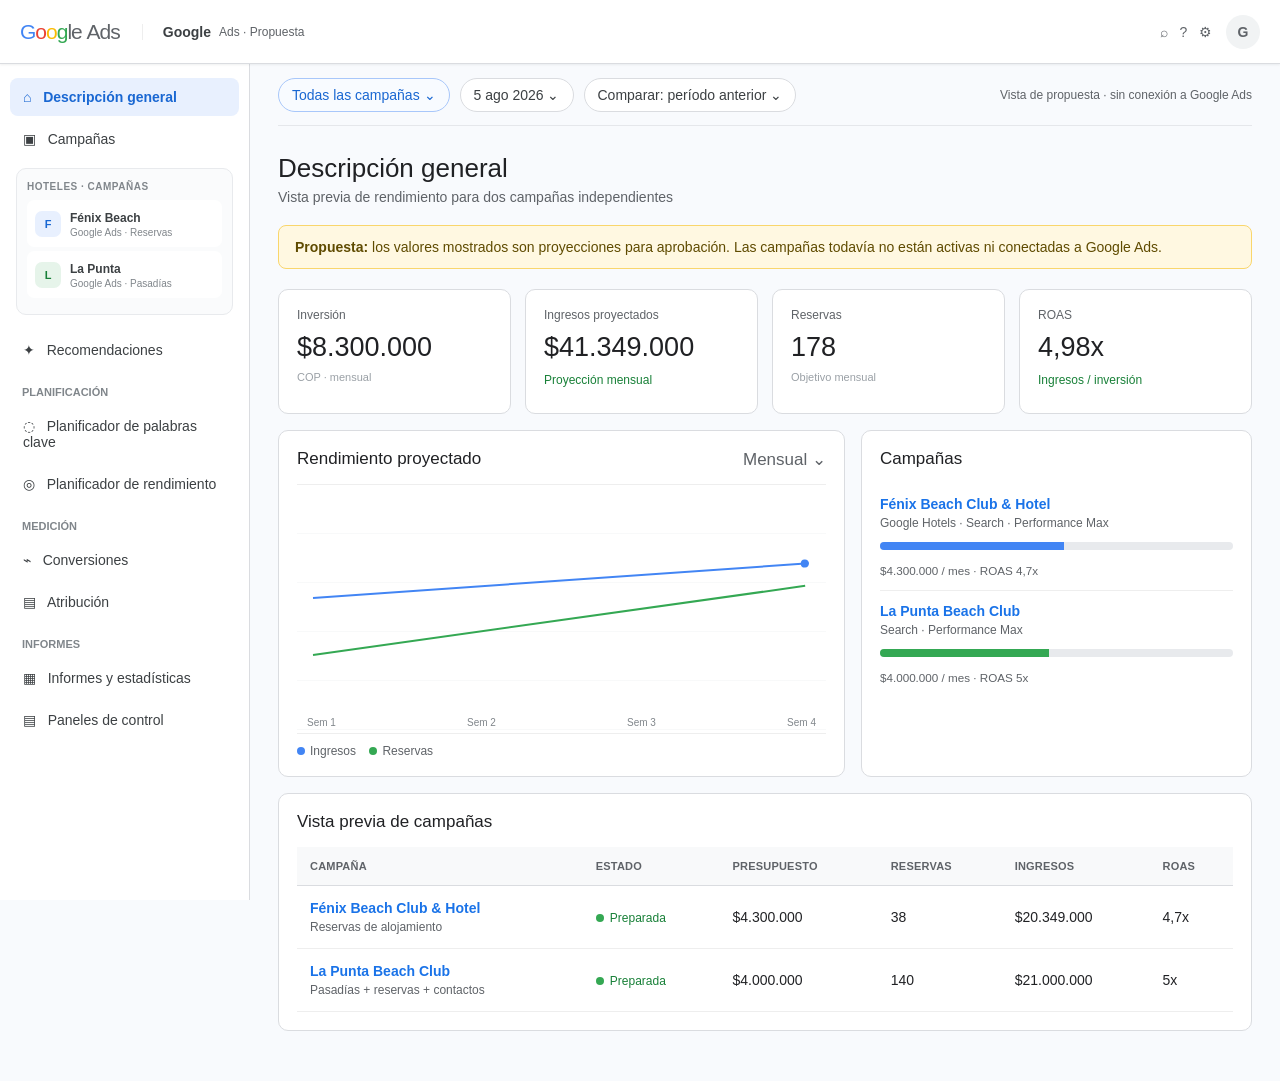
<file: Index.html.html>
<!doctype html>
<html lang="es">
<head>
<meta charset="utf-8">
<meta name="viewport" content="width=device-width,initial-scale=1">
<title>Google Ads — Vista de propuesta</title>
<style>
*{box-sizing:border-box}body{margin:0;font-family:Arial,Helvetica,sans-serif;color:#202124;background:#f8fafd;font-size:14px}
button,select{font:inherit}.app{min-height:100vh}
.topbar{height:64px;background:#fff;border-bottom:1px solid #dadce0;display:flex;align-items:center;padding:0 20px;gap:22px;position:sticky;top:0;z-index:20}
.logo{font-size:22px;letter-spacing:-1px;font-weight:500;color:#5f6368}.logo span:nth-child(1){color:#4285f4}.logo span:nth-child(2){color:#ea4335}.logo span:nth-child(3){color:#fbbc05}.logo span:nth-child(4){color:#34a853}
.account{display:flex;align-items:center;gap:8px;border-left:1px solid #eee;padding-left:20px}.account b{font-size:14px}.account small{color:#5f6368}
.topright{margin-left:auto;display:flex;gap:14px;align-items:center;color:#5f6368}.circle{width:34px;height:34px;border-radius:50%;display:grid;place-items:center;background:#e8f0fe;color:#1967d2;font-weight:700}
.layout{display:flex}.side{width:250px;background:#fff;border-right:1px solid #dadce0;min-height:calc(100vh - 64px);position:fixed;top:64px;bottom:0;overflow:auto;padding:12px 10px}
.side-section{font-size:11px;text-transform:uppercase;color:#80868b;padding:15px 12px 7px;font-weight:700}
.nav{width:100%;border:0;background:transparent;text-align:left;padding:11px 13px;border-radius:8px;color:#3c4043;cursor:pointer;margin:2px 0}
.nav:hover{background:#f1f3f4}.nav.active{background:#e8f0fe;color:#1967d2;font-weight:600}
.main{margin-left:250px;width:calc(100% - 250px);padding:0 28px 50px}.filterbar{height:62px;display:flex;align-items:center;gap:10px;border-bottom:1px solid #e5e7eb}.filter{background:#fff;border:1px solid #dadce0;border-radius:20px;padding:8px 13px;color:#3c4043;cursor:pointer}.filter.primary{border-color:#a8c7fa;color:#1967d2;background:#f8fbff}
.page{display:none}.page.active{display:block}.title{font-size:26px;margin:27px 0 5px;font-weight:400}.subtitle{color:#5f6368;margin-bottom:20px}
.notice{background:#fff8e1;border:1px solid #f9d66c;padding:13px 16px;border-radius:8px;margin-bottom:20px;color:#5f4b00}
.cards{display:grid;grid-template-columns:repeat(4,1fr);gap:14px}.score{background:#fff;border:1px solid #dadce0;border-radius:10px;padding:18px;min-height:125px}.score .label{color:#5f6368;font-size:12px;margin-bottom:10px}.score .value{font-size:27px}.score .change{font-size:12px;color:#188038;margin-top:10px}.score .muted{color:#9aa0a6;font-size:11px;margin-top:8px}
.grid2{display:grid;grid-template-columns:1.45fr 1fr;gap:16px;margin-top:16px}.grid3{display:grid;grid-template-columns:repeat(3,1fr);gap:14px;margin-top:16px}
.card{background:#fff;border:1px solid #dadce0;border-radius:10px;padding:18px}.card h2{font-size:17px;font-weight:500;margin:0 0 15px}.card h3{font-size:14px;margin:0 0 8px}.muted{color:#5f6368}.right{float:right}
.chart{height:250px;border-top:1px solid #eee;border-bottom:1px solid #eee;position:relative;margin-top:8px;overflow:hidden;background:repeating-linear-gradient(to bottom,#fff 0,#fff 48px,#f1f3f4 49px)}
.line{position:absolute;left:3%;right:3%;top:45%;height:2px;background:#4285f4;transform:rotate(-4deg);transform-origin:left center}.line:after{content:"";position:absolute;right:0;top:-3px;width:8px;height:8px;border-radius:50%;background:#4285f4}.line2{position:absolute;left:3%;right:3%;top:68%;height:2px;background:#34a853;transform:rotate(-8deg);transform-origin:left center}
.axis{position:absolute;bottom:5px;left:10px;right:10px;display:flex;justify-content:space-between;font-size:10px;color:#80868b}
.legend{font-size:12px;color:#5f6368;margin-top:10px}.dot{display:inline-block;width:8px;height:8px;border-radius:50%;margin-right:5px}
.table-wrap{overflow:auto}.table{width:100%;border-collapse:collapse}.table th{background:#f8f9fa;color:#5f6368;font-size:11px;text-transform:uppercase;letter-spacing:.2px;text-align:left;padding:13px;border-bottom:1px solid #dadce0;white-space:nowrap}.table td{padding:14px 13px;border-bottom:1px solid #eee;white-space:nowrap}.table tr:hover td{background:#f8fafd}
.status{display:inline-flex;align-items:center;gap:6px;color:#188038;font-size:12px}.status i{width:8px;height:8px;background:#34a853;border-radius:50%}
.campaign-name{font-weight:600;color:#1a73e8;cursor:pointer}.type{color:#5f6368;font-size:12px;margin-top:4px}
.progress{height:8px;background:#e8eaed;border-radius:10px;overflow:hidden;margin:12px 0}.progress span{display:block;height:100%;background:#4285f4}
.ai{background:#f8fbff;border:1px solid #c8d9ff}.ai-title{color:#1967d2;font-weight:600}.ai p{line-height:1.55;color:#3c4043}
.btn{border:1px solid #dadce0;background:#fff;color:#1a73e8;padding:9px 15px;border-radius:4px;cursor:pointer;font-weight:500}.btn:hover{background:#f8fafd}.btn.blue{background:#1a73e8;color:#fff;border-color:#1a73e8}
.segment{display:flex;gap:8px;margin:0 0 16px}.segment button{border:0;background:transparent;padding:8px 12px;border-radius:20px;color:#5f6368;cursor:pointer}.segment button.active{background:#e8f0fe;color:#1967d2;font-weight:600}
@media(max-width:900px){.side{width:205px}.main{margin-left:205px;width:calc(100% - 205px)}.cards{grid-template-columns:repeat(2,1fr)}.grid2{grid-template-columns:1fr}.grid3{grid-template-columns:1fr}}
@media(max-width:650px){.side{position:static;width:100%;min-height:auto}.layout{display:block}.main{margin:0;width:100%;padding:0 14px 40px}.topbar{position:static}.cards{grid-template-columns:1fr}.grid3{grid-template-columns:1fr}.account{display:none}.topright{display:none}.filterbar{overflow:auto}.title{font-size:23px}}

/* PREMIUM GOOGLE-STYLE REFINEMENTS */
.topbar{box-shadow:0 1px 2px rgba(60,64,67,.08)}
.logo{font-size:21px}.account b{color:#3c4043}.account small{font-size:12px}
.hotel-nav{margin:8px 6px 14px;padding:12px 10px;border:1px solid #e8eaed;border-radius:10px;background:#fafbfc}
.hotel-nav .label{font-size:10px;text-transform:uppercase;color:#80868b;font-weight:700;margin-bottom:8px;letter-spacing:.5px}
.hotel-link{display:flex;align-items:center;gap:9px;width:100%;border:0;background:#fff;border-radius:7px;padding:9px 8px;margin:4px 0;text-align:left;cursor:pointer;color:#3c4043}
.hotel-link:hover{background:#f1f3f4}.hotel-link .mark{width:26px;height:26px;border-radius:7px;display:grid;place-items:center;font-size:11px;font-weight:700}
.hotel-link.f .mark{background:#e8f0fe;color:#1967d2}.hotel-link.l .mark{background:#e6f4ea;color:#188038}
.hotel-link b{font-size:12px}.hotel-link span{display:block;color:#80868b;font-size:10px;margin-top:2px}
.campaign-header{display:flex;justify-content:space-between;align-items:flex-start;gap:20px;margin:24px 0 20px}
.campaign-header .eyebrow{font-size:11px;color:#5f6368;text-transform:uppercase;letter-spacing:.5px;font-weight:700;margin-bottom:7px}
.campaign-header h1{font-size:28px;font-weight:400;margin:0 0 5px}.campaign-header p{margin:0;color:#5f6368}
.approval{border:1px solid #c8d9ff;background:#f8fbff;border-radius:8px;padding:11px 14px;color:#1967d2;font-size:12px;white-space:nowrap}
.big-status{display:inline-flex;align-items:center;gap:7px;padding:7px 10px;border-radius:18px;background:#e6f4ea;color:#188038;font-size:12px;font-weight:600}
.big-status i{width:8px;height:8px;background:#34a853;border-radius:50%}
.separator{height:1px;background:#e8eaed;margin:20px 0}
.stat-accent{border-top:3px solid #4285f4}.stat-accent.green{border-top-color:#34a853}.stat-accent.yellow{border-top-color:#fbbc05}.stat-accent.red{border-top-color:#ea4335}
.section-note{font-size:11px;color:#80868b;margin-top:10px}
.two-campaigns{display:grid;grid-template-columns:1fr 1fr;gap:18px}
.campaign-panel{background:#fff;border:1px solid #dadce0;border-radius:10px;padding:20px;transition:.18s}.campaign-panel:hover{box-shadow:0 3px 12px rgba(60,64,67,.10)}
.campaign-panel h2{font-size:18px;font-weight:500;margin:0 0 4px}.campaign-panel .desc{font-size:12px;color:#5f6368;margin-bottom:16px}
.mini-metrics{display:grid;grid-template-columns:1fr 1fr;gap:9px}.mini{border:1px solid #e8eaed;border-radius:8px;padding:12px}.mini label{display:block;color:#5f6368;font-size:10px;margin-bottom:6px}.mini b{font-size:18px;font-weight:500}
.panel-footer{display:flex;justify-content:space-between;align-items:center;margin-top:16px;padding-top:14px;border-top:1px solid #eee}
@media(max-width:900px){.two-campaigns{grid-template-columns:1fr}}

.details-grid{display:grid;grid-template-columns:repeat(2,1fr);gap:16px;margin-top:16px}.detail-card{background:#fff;border:1px solid #dadce0;border-radius:10px;padding:20px}.detail-card h2{font-size:17px;font-weight:500;margin:0 0 14px}.detail-card h3{font-size:13px;margin:17px 0 8px;color:#3c4043}.kv{display:grid;grid-template-columns:1fr auto;gap:8px;padding:9px 0;border-bottom:1px solid #f1f3f4}.kv:last-child{border-bottom:0}.kv span:first-child{color:#5f6368}.keyword{display:inline-block;background:#f1f3f4;border-radius:16px;padding:6px 9px;margin:3px;font-size:11px}.ad-box{border:1px solid #dadce0;border-radius:8px;padding:16px;background:#fff;margin-top:10px}.ad-box .ad-label{font-size:10px;color:#5f6368;margin-bottom:8px}.ad-title{color:#1a0dab;font-size:18px;line-height:1.3;font-weight:500}.ad-url{color:#188038;font-size:11px;margin:5px 0}.ad-desc{color:#3c4043;font-size:12px;line-height:1.5}.copy-grid{display:grid;grid-template-columns:repeat(3,1fr);gap:10px}.copy-item{border:1px solid #e8eaed;border-radius:8px;padding:11px}.copy-item label{display:block;color:#5f6368;font-size:10px;margin-bottom:5px}.copy-item b{font-size:12px;font-weight:500;line-height:1.4}.pill-blue{background:#e8f0fe;color:#1967d2;padding:4px 8px;border-radius:12px;font-size:10px}.pill-green{background:#e6f4ea;color:#188038;padding:4px 8px;border-radius:12px;font-size:10px}.room-grid{display:grid;grid-template-columns:repeat(3,1fr);gap:8px}.room{border:1px solid #e8eaed;border-radius:8px;padding:10px}.room b{font-size:12px}.room small{display:block;color:#5f6368;line-height:1.45;margin-top:5px}.geo-list{display:flex;flex-wrap:wrap;gap:7px}.geo{padding:7px 10px;border-radius:16px;background:#f1f3f4;font-size:11px}.reputation{display:flex;align-items:center;gap:15px}.rating{font-size:36px}.star{color:#fbbc05}.timeline{border-left:2px solid #dadce0;margin-left:6px;padding-left:17px}.step{position:relative;margin:0 0 15px}.step:before{content:"";position:absolute;left:-24px;top:3px;width:9px;height:9px;border-radius:50%;background:#4285f4}.full{grid-column:1/-1}
@media(max-width:900px){.details-grid{grid-template-columns:1fr}.copy-grid{grid-template-columns:1fr}.room-grid{grid-template-columns:1fr 1fr}}

.copy-viewer{margin-top:16px;background:#fff;border:1px solid #dadce0;border-radius:10px;overflow:hidden}.copy-tabs{display:flex;gap:0;border-bottom:1px solid #dadce0;background:#f8f9fa;overflow:auto}.copy-tabs button{border:0;background:transparent;padding:13px 17px;color:#5f6368;cursor:pointer;white-space:nowrap}.copy-tabs button.active{color:#1967d2;background:#fff;border-bottom:3px solid #1a73e8;font-weight:600}.copy-list{padding:18px}.copy-row{display:grid;grid-template-columns:70px 1fr 90px;gap:15px;align-items:start;padding:13px 0;border-bottom:1px solid #eee}.copy-row:last-child{border-bottom:0}.copy-num{color:#5f6368;font-size:11px}.copy-text{font-size:13px;line-height:1.45}.copy-limit{font-size:10px;color:#80868b;text-align:right}.copy-actions{display:flex;gap:8px;margin-top:14px}.toast{position:fixed;right:25px;bottom:25px;background:#202124;color:#fff;padding:12px 16px;border-radius:6px;box-shadow:0 4px 16px #0003;z-index:100;display:none;font-size:13px}.clickable{cursor:pointer}
</style>
</head>
<body>
<div class="app">
<header class="topbar">
  <div class="logo"><span>G</span><span>o</span><span>o</span><span>g</span><span>l</span><span>e</span> <b style="color:#5f6368;font-weight:400">Ads</b></div>
  <div class="account"><b>Google</b><small>Ads · Propuesta</small></div>
  <div class="topright">⌕ &nbsp; ? &nbsp; ⚙ <div class="circle" style="background:#f1f3f4;color:#5f6368">G</div></div>
</header>
<div class="layout">
<aside class="side">
  <button class="nav active" onclick="go('overview',this)">⌂ &nbsp; Descripción general</button>
  <button class="nav" onclick="go('campaigns',this)">▣ &nbsp; Campañas</button>
  <div class="hotel-nav">
    <div class="label">Hoteles · campañas</div>
    <button class="hotel-link f" onclick="goHotel('fenix')">
      <div class="mark">F</div><div><b>Fénix Beach</b><span>Google Ads · Reservas</span></div>
    </button>
    <button class="hotel-link l" onclick="goHotel('punta')">
      <div class="mark">L</div><div><b>La Punta</b><span>Google Ads · Pasadías</span></div>
    </button>
  </div>
  <button class="nav" onclick="go('recommendations',this)">✦ &nbsp; Recomendaciones</button>
  <div class="side-section">Planificación</div>
  <button class="nav" onclick="notify('Planificador de palabras clave · vista de propuesta')">◌ &nbsp; Planificador de palabras clave</button>
  <button class="nav" onclick="notify('Planificador de rendimiento · vista de propuesta')">◎ &nbsp; Planificador de rendimiento</button>
  <div class="side-section">Medición</div>
  <button class="nav" onclick="notify('Conversiones · configuración pendiente de conexión')">⌁ &nbsp; Conversiones</button>
  <button class="nav" onclick="notify('Atribución · disponible después de conectar Google Ads')">▤ &nbsp; Atribución</button>
  <div class="side-section">Informes</div>
  <button class="nav" onclick="notify('Informes y estadísticas · vista previa')">▦ &nbsp; Informes y estadísticas</button>
  <button class="nav" onclick="go('overview',document.querySelectorAll('.nav')[0])">▤ &nbsp; Paneles de control</button>
</aside>
<main class="main">
  <div class="filterbar">
    <button class="filter primary">Todas las campañas ⌄</button>
    <button class="filter">5 ago 2026 ⌄</button>
    <button class="filter">Comparar: período anterior ⌄</button>
    <span style="margin-left:auto;color:#5f6368;font-size:12px">Vista de propuesta · sin conexión a Google Ads</span>
  </div>

  <section id="overview" class="page active">
    <h1 class="title">Descripción general</h1>
    <div class="subtitle">Vista previa de rendimiento para dos campañas independientes</div>
    <div class="notice"><b>Propuesta:</b> los valores mostrados son proyecciones para aprobación. Las campañas todavía no están activas ni conectadas a Google Ads.</div>
    <div class="cards">
      <div class="score"><div class="label">Inversión</div><div class="value">$8.300.000</div><div class="muted">COP · mensual</div></div>
      <div class="score"><div class="label">Ingresos proyectados</div><div class="value">$41.349.000</div><div class="change">Proyección mensual</div></div>
      <div class="score"><div class="label">Reservas</div><div class="value">178</div><div class="muted">Objetivo mensual</div></div>
      <div class="score"><div class="label">ROAS</div><div class="value">4,98x</div><div class="change">Ingresos / inversión</div></div>
    </div>
    <div class="grid2">
      <div class="card"><h2>Rendimiento proyectado <span class="right muted">Mensual ⌄</span></h2>
        <div class="chart"><div class="line"></div><div class="line2"></div><div class="axis"><span>Sem 1</span><span>Sem 2</span><span>Sem 3</span><span>Sem 4</span></div></div>
        <div class="legend"><span class="dot" style="background:#4285f4"></span>Ingresos &nbsp;&nbsp; <span class="dot" style="background:#34a853"></span>Reservas</div>
      </div>
      <div class="card"><h2>Campañas</h2>
        <div style="padding:12px 0;border-bottom:1px solid #eee;cursor:pointer" onclick="go('campaigns',document.querySelectorAll('.nav')[1])"><b style="color:#1a73e8">Fénix Beach Club & Hotel</b><div class="type">Google Hotels · Search · Performance Max</div><div class="progress"><span style="width:52%"></span></div><small class="muted">$4.300.000 / mes · ROAS 4,7x</small></div>
        <div style="padding:12px 0;cursor:pointer" onclick="go('campaigns',document.querySelectorAll('.nav')[1])"><b style="color:#1a73e8">La Punta Beach Club</b><div class="type">Search · Performance Max</div><div class="progress"><span style="width:48%;background:#34a853"></span></div><small class="muted">$4.000.000 / mes · ROAS 5x</small></div>
      </div>
    </div>
    <div class="card" style="margin-top:16px"><h2>Vista previa de campañas</h2><div class="table-wrap"><table class="table"><thead><tr><th>Campaña</th><th>Estado</th><th>Presupuesto</th><th>Reservas</th><th>Ingresos</th><th>ROAS</th></tr></thead><tbody>
      <tr><td><div class="campaign-name">Fénix Beach Club & Hotel</div><div class="type">Reservas de alojamiento</div></td><td><span class="status"><i></i> Preparada</span></td><td>$4.300.000</td><td>38</td><td>$20.349.000</td><td>4,7x</td></tr>
      <tr><td><div class="campaign-name">La Punta Beach Club</div><div class="type">Pasadías + reservas + contactos</div></td><td><span class="status"><i></i> Preparada</span></td><td>$4.000.000</td><td>140</td><td>$21.000.000</td><td>5x</td></tr>
    </tbody></table></div></div>
  </section>

  <section id="campaigns" class="page">
    <h1 class="title">Campañas</h1><div class="subtitle">Cada campaña conserva su propia estructura y presupuesto.</div>
    <div class="segment"><button class="active" onclick="campaignTab('fenixTab',this)">Fénix Beach</button><button onclick="campaignTab('puntaTab',this)">La Punta</button></div>
    <div id="fenixTab">
      <div class="cards">
        <div class="score"><div class="label">Presupuesto</div><div class="value">$4.300.000</div><div class="muted">COP / mes</div></div><div class="score"><div class="label">Reservas</div><div class="value">38</div><div class="muted">Objetivo mensual</div></div><div class="score"><div class="label">Ingresos</div><div class="value">$20.349.000</div><div class="muted">Proyectados</div></div><div class="score"><div class="label">ROAS</div><div class="value">4,7x</div><div class="muted">Objetivo</div></div>
      </div>
      <div class="card" style="margin-top:16px"><h2>Fénix Beach Club & Hotel <span class="right"><span class="status"><i></i> Preparada</span></span></h2><div class="table-wrap"><table class="table"><thead><tr><th>Campaña</th><th>Tipo</th><th>Presupuesto</th><th>Objetivo</th><th>Estado</th></tr></thead><tbody>
      <tr><td class="campaign-name">Fénix · Google Hotels</td><td>Hotel</td><td>$1.720.000</td><td>Reservas directas</td><td>Preparada</td></tr>
      <tr><td class="campaign-name">Fénix · Google Search</td><td>Search</td><td>$1.290.000</td><td>Búsquedas con intención</td><td>Preparada</td></tr>
      <tr><td class="campaign-name">Fénix · Performance Max</td><td>Performance Max</td><td>$1.290.000</td><td>Captación + remarketing</td><td>Preparada</td></tr>
      </tbody></table></div></div>
    </div>
    <div id="puntaTab" style="display:none">
      <div class="cards"><div class="score"><div class="label">Presupuesto</div><div class="value">$4.000.000</div><div class="muted">COP / mes</div></div><div class="score"><div class="label">Reservas</div><div class="value">140</div><div class="muted">Objetivo mensual</div></div><div class="score"><div class="label">Leads</div><div class="value">320</div><div class="muted">Objetivo mensual</div></div><div class="score"><div class="label">ROAS</div><div class="value">5x</div><div class="muted">Objetivo</div></div></div>
      <div class="card" style="margin-top:16px"><h2>La Punta Beach Club <span class="right"><span class="status"><i></i> Preparada</span></span></h2><div class="table-wrap"><table class="table"><thead><tr><th>Campaña</th><th>Tipo</th><th>Presupuesto</th><th>Objetivo</th><th>Estado</th></tr></thead><tbody>
      <tr><td class="campaign-name">La Punta · Google Search</td><td>Search</td><td>$2.800.000</td><td>Reservas + contactos</td><td>Preparada</td></tr>
      <tr><td class="campaign-name">La Punta · Performance Max</td><td>Performance Max</td><td>$1.200.000</td><td>Captación + remarketing</td><td>Preparada</td></tr>
      </tbody></table></div></div>
    </div>
  </section>

  
<section id="fenix" class="page">
  <div class="campaign-header">
    <div><div class="eyebrow">Google Ads · Campaña independiente</div><h1>Fénix Beach Club & Hotel</h1><p>Reservas de alojamiento · Punta Arena · Tierra Bomba · Cartagena</p></div>
    <div><div class="approval">PROYECCIÓN · PENDIENTE DE ACTIVACIÓN</div><div style="margin-top:10px;text-align:right"><span class="big-status"><i></i> Preparada</span></div></div>
  </div>
  <div class="notice"><b>Fénix Beach:</b> esta vista contiene únicamente los datos de esta campaña. No se mezclan métricas ni presupuesto con La Punta.</div>
  <div class="cards">
    <div class="score stat-accent"><div class="label">Inversión mensual</div><div class="value">$4.300.000</div><div class="muted">COP</div></div>
    <div class="score stat-accent green"><div class="label">Reservas proyectadas</div><div class="value">38</div><div class="muted">por mes</div></div>
    <div class="score stat-accent yellow"><div class="label">Ingresos proyectados</div><div class="value">$20.349.000</div><div class="muted">COP / mes</div></div>
    <div class="score stat-accent red"><div class="label">ROAS proyectado</div><div class="value">4,7x</div><div class="muted">objetivo</div></div>
  </div>
  <div class="grid2">
    <div class="card"><h2>Distribución del presupuesto</h2>
      <div style="margin:18px 0"><div class="row"><b>Google Hotels</b><span>$1.720.000 · 40%</span></div><div class="progress"><span style="width:40%"></span></div></div>
      <div style="margin:18px 0"><div class="row"><b>Google Search</b><span>$1.290.000 · 30%</span></div><div class="progress"><span style="width:30%;background:#34a853"></span></div></div>
      <div style="margin:18px 0"><div class="row"><b>Performance Max</b><span>$1.290.000 · 30%</span></div><div class="progress"><span style="width:30%;background:#fbbc05"></span></div></div>
    </div>
    <div class="card ai"><h2 class="ai-title">✦ Análisis de estrategia</h2><p>Google Hotels recibe la mayor asignación para capturar usuarios con intención de reserva. Search y Performance Max complementan la captación y el remarketing.</p><button class="btn blue" onclick="alert('Análisis IA simulado para Fénix Beach. Se activará con datos reales después de conectar Google Ads.')">Analizar campaña</button></div>
  </div>
  <div class="card" style="margin-top:16px"><h2>Configuración propuesta</h2><table class="table"><thead><tr><th>Campaña</th><th>Presupuesto</th><th>Objetivo</th><th>Conversión</th><th>Estado</th></tr></thead><tbody>
  <tr><td class="campaign-name">Fénix · Google Hotels</td><td>$1.720.000</td><td>Reservas directas</td><td>Reserva</td><td><span class="status"><i></i> Preparada</span></td></tr>
  <tr><td class="campaign-name">Fénix · Google Search</td><td>$1.290.000</td><td>Intención de reserva</td><td>Reserva</td><td><span class="status"><i></i> Preparada</span></td></tr>
  <tr><td class="campaign-name">Fénix · Performance Max</td><td>$1.290.000</td><td>Captación + remarketing</td><td>Reserva</td><td><span class="status"><i></i> Preparada</span></td></tr>
  </tbody></table></div>

<div class="details-grid">
  <div class="detail-card">
    <h2>Plataformas y campañas</h2>
    <div class="kv"><span>Google Hotels / Hotel Center</span><b>40% · $1.720.000</b></div>
    <div class="kv"><span>Google Search</span><b>30% · $1.290.000</b></div>
    <div class="kv"><span>Performance Max</span><b>30% · $1.290.000</b></div>
    <h3>Google Hotels</h3><div class="muted">Conversión final · comparación directa · CPC / comisión por reserva · Omnibees conectado.</div>
    <h3>Search</h3><div class="muted">Captar intención antes de comparar precio · Maximizar conversiones · Español e Inglés.</div>
    <h3>Performance Max</h3><div class="muted">Search, Display y Maps · remarketing activo · IA ajusta títulos y subtítulos en tiempo real.</div>
  </div>
  <div class="detail-card">
    <h2>Segmentación geográfica</h2>
    <div class="geo-list"><span class="geo">Bogotá · Alta prioridad</span><span class="geo">Medellín · Alta prioridad</span><span class="geo">Turista en Cartagena · Last-minute</span><span class="geo">EE. UU. · Internacional</span><span class="geo">España · Internacional</span><span class="geo">Canadá · Internacional</span></div>
    <h3>KPIs</h3>
    <div class="kv"><span>33 habitaciones</span><b>9 categorías</b></div><div class="kv"><span>Reservas</span><b>38 / mes</b></div><div class="kv"><span>Clics a Google Hotels</span><b>1.100 / mes</b></div><div class="kv"><span>Costo por reserva</span><b>$113.000 COP</b></div><div class="kv"><span>ROAS</span><b>4,7x</b></div><div class="kv"><span>Ingreso estimado</span><b>$20.349.000 / mes</b></div>
  </div>
  
    <div class="detail-card full">
      <h2>Centro de títulos y subtítulos <span class="right pill-blue">Todos los activos de la propuesta</span></h2>
      <div class="sub">Aquí puedes revisar uno por uno todos los títulos y subtítulos que se utilizarán en Google Search y como recursos de Performance Max.</div>
      <div class="copy-viewer">
        <div class="copy-tabs">
          <button class="active" onclick="copyTab(this,'fenixTitles')">Títulos · 15</button>
          <button onclick="copyTab(this,'fenixDesc')">Subtítulos · 5</button>
          <button onclick="copyTab(this,'fenixExtras')">Recursos adicionales</button>
          <button onclick="copyAll('fenix')">Copiar todos</button>
        </div>
        <div id="fenixTitles" class="copy-list"><div class="copy-row"><div class="copy-num">Título 1</div><div class="copy-text">Fénix Beach Club & Hotel</div><div class="copy-limit">24 / 30</div></div><div class="copy-row"><div class="copy-num">Título 2</div><div class="copy-text">Hotel en Tierra Bomba</div><div class="copy-limit">21 / 30</div></div><div class="copy-row"><div class="copy-num">Título 3</div><div class="copy-text">Hotel Frente al Mar Cartagena</div><div class="copy-limit">29 / 30</div></div><div class="copy-row"><div class="copy-num">Título 4</div><div class="copy-text">Playa Privada en Cartagena</div><div class="copy-limit">26 / 30</div></div><div class="copy-row"><div class="copy-num">Título 5</div><div class="copy-text">Reserva Directo con Fénix</div><div class="copy-limit">25 / 30</div></div><div class="copy-row"><div class="copy-num">Título 6</div><div class="copy-text">Villa con Piscina en Cartagena</div><div class="copy-limit">30 / 30</div></div><div class="copy-row"><div class="copy-num">Título 7</div><div class="copy-text">Bungalows en Tierra Bomba</div><div class="copy-limit">25 / 30</div></div><div class="copy-row"><div class="copy-num">Título 8</div><div class="copy-text">Desayuno Incluido</div><div class="copy-limit">17 / 30</div></div><div class="copy-row"><div class="copy-num">Título 9</div><div class="copy-text">Escápate a Tierra Bomba</div><div class="copy-limit">23 / 30</div></div><div class="copy-row"><div class="copy-num">Título 10</div><div class="copy-text">Hotel Boutique Tierra Bomba</div><div class="copy-limit">27 / 30</div></div><div class="copy-row"><div class="copy-num">Título 11</div><div class="copy-text">Reserva tu Habitación</div><div class="copy-limit">21 / 30</div></div><div class="copy-row"><div class="copy-num">Título 12</div><div class="copy-text">Fénix Beach Cartagena</div><div class="copy-limit">21 / 30</div></div><div class="copy-row"><div class="copy-num">Título 13</div><div class="copy-text">Hotel Isla Tierra Bomba</div><div class="copy-limit">23 / 30</div></div><div class="copy-row"><div class="copy-num">Título 14</div><div class="copy-text">Hospedaje Frente al Mar</div><div class="copy-limit">23 / 30</div></div><div class="copy-row"><div class="copy-num">Título 15</div><div class="copy-text">Descansa en Cartagena</div><div class="copy-limit">21 / 30</div></div></div>
        <div id="fenixDesc" class="copy-list" style="display:none"><div class="copy-row"><div class="copy-num">Subtítulo 1</div><div class="copy-text">Descansa frente al mar en Tierra Bomba. Playa privada, piscina, desayuno y WiFi.</div><div class="copy-limit">80 / 90</div></div><div class="copy-row"><div class="copy-num">Subtítulo 2</div><div class="copy-text">Reserva tu habitación en Fénix Beach y vive Cartagena a solo 10–15 min en lancha.</div><div class="copy-limit">81 / 90</div></div><div class="copy-row"><div class="copy-num">Subtítulo 3</div><div class="copy-text">Master Suites, villas y bungalows para parejas, familias y grupos.</div><div class="copy-limit">66 / 90</div></div><div class="copy-row"><div class="copy-num">Subtítulo 4</div><div class="copy-text">Disfruta playa privada, piscina y restaurante frente al mar. Reserva directamente.</div><div class="copy-limit">82 / 90</div></div><div class="copy-row"><div class="copy-num">Subtítulo 5</div><div class="copy-text">Vive una escapada única en Tierra Bomba con desayuno incluido y conexión WiFi.</div><div class="copy-limit">78 / 90</div></div></div>
        <div id="fenixExtras" class="copy-list" style="display:none"><h3>Callouts</h3><div class="geo-list"><span class="geo">Playa privada</span><span class="geo">Desayuno incluido</span><span class="geo">Reserva directa</span><span class="geo">A 10–15 min en lancha</span><span class="geo">WiFi incluido</span><span class="geo">Experiencia frente al mar</span></div><h3>Enlaces de sitio</h3><div class="geo-list"><span class="geo">Habitaciones</span><span class="geo">Reservas</span><span class="geo">Cómo llegar</span><span class="geo">Experiencias</span><span class="geo">Contacto</span><span class="geo">Galería</span></div></div>
      </div>
      <div class="ad-box"><div class="ad-label">VISTA PREVIA · ANUNCIO RESPONSIVO DE BÚSQUEDA</div>
      <div class="ad-url">fenixbeach.com · Cartagena</div>
      <div class="ad-title">Hotel en Tierra Bomba | Fénix Beach Club & Hotel</div><div class="ad-desc">Descansa frente al mar en Tierra Bomba. Playa privada, piscina, desayuno y WiFi. Reserva tu habitación en Fénix Beach y vive Cartagena a solo 10–15 min en lancha.</div></div>
    </div>
    <div class="detail-card">
    <h2>Palabras clave · alta intención</h2>
    <span class="keyword">"hotel tierra bomba" · $2.600</span><span class="keyword">"hotel playa cartagena" · $2.900</span><span class="keyword">"hotel frente al mar cartagena" · $2.700</span><span class="keyword">"hospedaje isla cartagena" · $2.200</span><span class="keyword">"villa con piscina cartagena" · $2.400</span><span class="keyword">"bungalow playa cartagena" · $2.000</span><span class="keyword">[fenix beach hotel] · $3.400</span><span class="keyword">"hotel boutique tierra bomba" · $2.300</span>
    <h3>Competencia</h3><span class="keyword">"makani luxury beach club"</span><span class="keyword">"hoteles tierra bomba"</span><span class="keyword">"mejores hoteles isla cartagena"</span><span class="keyword">"la punta beach club"</span>
    <h3>Negativas</h3><div class="muted">gratis · barato · económico · hostal · camping · trabajo · empleo · como llegar · pasadía</div>
  </div>
  <div class="detail-card">
    <h2>Inventario de habitaciones</h2>
    <div class="room-grid">
      <div class="room"><b>Master Suite</b><small>2 · Vista al océano · Desayuno · Minibar · A/C · TV · WiFi</small></div>
      <div class="room"><b>Doble Superior</b><small>2 · Terraza/balcón · Desayuno · Minibar · A/C · TV · WiFi</small></div>
      <div class="room"><b>Bungalow Estándar</b><small>3 · Jardín/piscina · Desayuno · Minibar · A/C · TV · WiFi</small></div>
      <div class="room"><b>Villa con Piscina</b><small>4 · Piscina privada · Desayuno · Minibar · A/C · TV · WiFi</small></div>
      <div class="room"><b>Bungalow Deluxe</b><small>4 · Terraza privada · Desayuno · Minibar · A/C · TV · WiFi</small></div>
      <div class="room"><b>Bungalow Superior</b><small>4 · Vista jardín · Desayuno · Minibar · A/C · TV · WiFi</small></div>
      <div class="room"><b>Bungalow Familiar</b><small>6 · Zona de estar · Desayuno · Minibar · A/C · TV · WiFi</small></div>
      <div class="room"><b>Villa Familiar</b><small>8 · Piscina privada · Desayuno · Minibar · A/C · TV · WiFi</small></div>
      <div class="room"><b>Casa Playa</b><small>9 · Terraza frente al mar · Desayuno · Minibar · A/C · TV · WiFi</small></div>
    </div>
  </div>
  <div class="detail-card">
    <h2>Ficha Google Hotels</h2><div class="kv"><span>Calificación Maps</span><b>4,4 ★</b></div><div class="kv"><span>Desde</span><b>$280.000 / noche</b></div><div class="kv"><span>Fotos</span><b>15+ recomendadas</b></div><div class="kv"><span>Motor de reservas</span><b>Omnibees</b></div><div class="kv"><span>Tarifas en tiempo real</span><b>Pendiente de sincronización</b></div><div class="kv"><span>Botón reserva directa</span><b>Disponible vía Omnibees</b></div><div class="kv"><span>Ubicación</span><b>Verificada</b></div>
    <h3>Amenidades</h3><div class="muted">Playa privada · piscina exterior · restaurante/bar frente al mar · kayak · paddle · voleibol · baile · fogatas · desayuno incluido · WiFi · lancha desde Cartagena 10–15 min.</div>
  </div>
  <div class="detail-card">
    <h2>Reputación</h2><div class="reputation"><div class="rating">4.4 <span class="star">★</span></div><div><b>Calificación sólida</b><div class="muted">Meta: 4,6+ en 90 días</div></div></div>
    <h3>Fortalezas</h3><div class="muted">Ubicación · comida · personal · playa privada · piscina y zonas comunes.</div><h3>Puntos a vigilar</h3><div class="muted">Mantenimiento · cargos de minibar · agua caliente · asignación de habitaciones.</div><h3>Plan</h3><div class="muted">Solicitar reseña post-checkout · responder 100% en menos de 48 h · resolver mantenimiento/minibar · estandarizar asignación.</div>
  </div>
  <div class="detail-card">
    <h2>Plan de implementación</h2><div class="timeline"><div class="step"><b>1. Verificación</b><div class="muted">Ficha en Google Hotel Center</div></div><div class="step"><b>2. Conexión</b><div class="muted">Motor Omnibees a Google</div></div><div class="step"><b>3. Inventario</b><div class="muted">Tarifas y disponibilidad por habitación</div></div><div class="step"><b>4. Medición</b><div class="muted">Seguimiento de conversiones</div></div><div class="step"><b>5. Lanzamiento</b><div class="muted">Google Hotel Ads</div></div><div class="step"><b>6. Optimización</b><div class="muted">Semanal + gestión de reseñas</div></div></div>
  </div>
</div>

</section>

<section id="punta" class="page">
  <div class="campaign-header">
    <div><div class="eyebrow">Google Ads · Campaña independiente</div><h1>La Punta Beach Club</h1><p>Pasadías + reservas · Fénix Beach · Tierra Bomba · Cartagena</p></div>
    <div><div class="approval">PROYECCIÓN · PENDIENTE DE ACTIVACIÓN</div><div style="margin-top:10px;text-align:right"><span class="big-status"><i></i> Preparada</span></div></div>
  </div>
  <div class="notice"><b>La Punta:</b> esta vista contiene únicamente los datos de esta campaña. No se mezclan métricas ni presupuesto con Fénix Beach.</div>
  <div class="cards">
    <div class="score stat-accent"><div class="label">Inversión mensual</div><div class="value">$4.000.000</div><div class="muted">COP</div></div>
    <div class="score stat-accent green"><div class="label">Reservas proyectadas</div><div class="value">140</div><div class="muted">por mes</div></div>
    <div class="score stat-accent yellow"><div class="label">Leads proyectados</div><div class="value">320</div><div class="muted">por mes</div></div>
    <div class="score stat-accent red"><div class="label">ROAS proyectado</div><div class="value">5x</div><div class="muted">objetivo</div></div>
  </div>
  <div class="grid2">
    <div class="card"><h2>Distribución del presupuesto</h2>
      <div style="margin:18px 0"><div class="row"><b>Google Search</b><span>$2.800.000 · 70%</span></div><div class="progress"><span style="width:70%"></span></div></div>
      <div style="margin:18px 0"><div class="row"><b>Performance Max</b><span>$1.200.000 · 30%</span></div><div class="progress"><span style="width:30%;background:#34a853"></span></div></div>
      <div class="section-note">Presupuesto diario estimado: Search $93.000 · Performance Max $40.000</div>
    </div>
    <div class="card ai"><h2 class="ai-title">✦ Análisis de estrategia</h2><p>Search concentra el presupuesto para captar demanda directa. Performance Max amplía el alcance y complementa la generación de contactos y reservas.</p><button class="btn blue" onclick="alert('Análisis IA simulado para La Punta. Se activará con datos reales después de conectar Google Ads.')">Analizar campaña</button></div>
  </div>
  <div class="card" style="margin-top:16px"><h2>Configuración propuesta</h2><table class="table"><thead><tr><th>Campaña</th><th>Presupuesto</th><th>Objetivo</th><th>Conversión</th><th>Estado</th></tr></thead><tbody>
  <tr><td class="campaign-name">La Punta · Google Search</td><td>$2.800.000</td><td>Reservas + contactos</td><td>Reserva / Lead</td><td><span class="status"><i></i> Preparada</span></td></tr>
  <tr><td class="campaign-name">La Punta · Performance Max</td><td>$1.200.000</td><td>Captación + remarketing</td><td>Reserva / Lead</td><td><span class="status"><i></i> Preparada</span></td></tr>
  </tbody></table></div>

<div class="details-grid">
  <div class="detail-card">
    <h2>Plataformas y campañas</h2>
    <div class="kv"><span>Google Search</span><b>70% · $2.800.000</b></div><div class="kv"><span>Performance Max</span><b>30% · $1.200.000</b></div>
    <h3>Search</h3><div class="muted">Intención inmediata de compra · Maximizar conversiones · Red de Búsqueda · Español e Inglés · Reservas + contactos.</div>
    <h3>Performance Max</h3><div class="muted">Search, Display, YouTube y Maps · señales Turismo playa + Lujo · remarketing activo.</div>
    <h3>Presupuesto diario</h3><div class="kv"><span>Search</span><b>$93.000</b></div><div class="kv"><span>Performance Max</span><b>$40.000</b></div>
  </div>
  <div class="detail-card">
    <h2>Segmentación geográfica</h2>
    <div class="geo-list"><span class="geo">Bogotá · Alta prioridad</span><span class="geo">Medellín · Alta prioridad</span><span class="geo">Cali</span><span class="geo">Bucaramanga</span><span class="geo">Costa Caribe · Turista en Cartagena</span><span class="geo">EE. UU. / España · Internacional</span></div>
    <h3>KPIs</h3><div class="kv"><span>Reservas</span><b>140 / mes</b></div><div class="kv"><span>Leads</span><b>320 / mes</b></div><div class="kv"><span>Costo por reserva</span><b>$28.500 COP</b></div><div class="kv"><span>ROAS</span><b>5x</b></div><div class="kv"><span>Ingreso estimado</span><b>$21.000.000 / mes</b></div>
  </div>
  
    <div class="detail-card full">
      <h2>Centro de títulos y subtítulos <span class="right pill-blue">Todos los activos de la propuesta</span></h2>
      <div class="sub">Aquí puedes revisar uno por uno todos los títulos y subtítulos que se utilizarán en Google Search y como recursos de Performance Max.</div>
      <div class="copy-viewer">
        <div class="copy-tabs">
          <button class="active" onclick="copyTab(this,'puntaTitles')">Títulos · 15</button>
          <button onclick="copyTab(this,'puntaDesc')">Subtítulos · 5</button>
          <button onclick="copyTab(this,'puntaExtras')">Recursos adicionales</button>
          <button onclick="copyAll('punta')">Copiar todos</button>
        </div>
        <div id="puntaTitles" class="copy-list"><div class="copy-row"><div class="copy-num">Título 1</div><div class="copy-text">La Punta Beach Club</div><div class="copy-limit">19 / 30</div></div><div class="copy-row"><div class="copy-num">Título 2</div><div class="copy-text">Pasadía en Cartagena</div><div class="copy-limit">20 / 30</div></div><div class="copy-row"><div class="copy-num">Título 3</div><div class="copy-text">Beach Club en Tierra Bomba</div><div class="copy-limit">26 / 30</div></div><div class="copy-row"><div class="copy-num">Título 4</div><div class="copy-text">Playa Privada en Cartagena</div><div class="copy-limit">26 / 30</div></div><div class="copy-row"><div class="copy-num">Título 5</div><div class="copy-text">Reserva tu Pasadía</div><div class="copy-limit">18 / 30</div></div><div class="copy-row"><div class="copy-num">Título 6</div><div class="copy-text">Lancha + Almuerzo + Piscina</div><div class="copy-limit">27 / 30</div></div><div class="copy-row"><div class="copy-num">Título 7</div><div class="copy-text">10% OFF en tu Primera Reserva</div><div class="copy-limit">29 / 30</div></div><div class="copy-row"><div class="copy-num">Título 8</div><div class="copy-text">Pasadía desde $200.000</div><div class="copy-limit">22 / 30</div></div><div class="copy-row"><div class="copy-num">Título 9</div><div class="copy-text">Vive Tierra Bomba Hoy</div><div class="copy-limit">21 / 30</div></div><div class="copy-row"><div class="copy-num">Título 10</div><div class="copy-text">Day Pass Cartagena</div><div class="copy-limit">18 / 30</div></div><div class="copy-row"><div class="copy-num">Título 11</div><div class="copy-text">Beach Club Cartagena</div><div class="copy-limit">20 / 30</div></div><div class="copy-row"><div class="copy-num">Título 12</div><div class="copy-text">Plan de Playa en Cartagena</div><div class="copy-limit">26 / 30</div></div><div class="copy-row"><div class="copy-num">Título 13</div><div class="copy-text">Pasadía con Lancha Incluida</div><div class="copy-limit">27 / 30</div></div><div class="copy-row"><div class="copy-num">Título 14</div><div class="copy-text">Almuerzo + Piscina + Playa</div><div class="copy-limit">26 / 30</div></div><div class="copy-row"><div class="copy-num">Título 15</div><div class="copy-text">Reserva Online tu Pasadía</div><div class="copy-limit">25 / 30</div></div></div>
        <div id="puntaDesc" class="copy-list" style="display:none"><div class="copy-row"><div class="copy-num">Subtítulo 1</div><div class="copy-text">Disfruta playa privada, lancha, almuerzo y piscina en La Punta Beach Club.</div><div class="copy-limit">74 / 90</div></div><div class="copy-row"><div class="copy-num">Subtítulo 2</div><div class="copy-text">Elige tu plan, personaliza tu experiencia y reserva tu pasadía en Tierra Bomba.</div><div class="copy-limit">79 / 90</div></div><div class="copy-row"><div class="copy-num">Subtítulo 3</div><div class="copy-text">Planes desde $200.000 por persona. Reserva online o por WhatsApp.</div><div class="copy-limit">65 / 90</div></div><div class="copy-row"><div class="copy-num">Subtítulo 4</div><div class="copy-text">Vive un día completo de playa, música y gastronomía a pocos minutos de Cartagena.</div><div class="copy-limit">81 / 90</div></div><div class="copy-row"><div class="copy-num">Subtítulo 5</div><div class="copy-text">Reserva hoy tu experiencia en Tierra Bomba y disfruta una escapada frente al mar.</div><div class="copy-limit">81 / 90</div></div></div>
        <div id="puntaExtras" class="copy-list" style="display:none"><h3>Callouts</h3><div class="geo-list"><span class="geo">Playa privada</span><span class="geo">Desayuno incluido</span><span class="geo">Reserva directa</span><span class="geo">A 10–15 min en lancha</span><span class="geo">WiFi incluido</span><span class="geo">Experiencia frente al mar</span></div><h3>Enlaces de sitio</h3><div class="geo-list"><span class="geo">Habitaciones</span><span class="geo">Reservas</span><span class="geo">Cómo llegar</span><span class="geo">Experiencias</span><span class="geo">Contacto</span><span class="geo">Galería</span></div></div>
      </div>
      <div class="ad-box"><div class="ad-label">VISTA PREVIA · ANUNCIO RESPONSIVO DE BÚSQUEDA</div>
      <div class="ad-url">lapuntabeachclub.com · Cartagena</div>
      <div class="ad-title">Pasadía en Cartagena | La Punta Beach Club</div><div class="ad-desc">Disfruta playa privada, lancha, almuerzo y piscina en La Punta Beach Club. Elige tu plan, personaliza tu experiencia y reserva tu pasadía en Tierra Bomba.</div></div>
    </div>
    <div class="detail-card">
    <h2>Palabras clave · alta intención</h2>
    <span class="keyword">"pasadía cartagena" · $2.800</span><span class="keyword">"beach club cartagena" · $2.500</span><span class="keyword">"day pass cartagena" · $2.200</span><span class="keyword">"playa privada cartagena" · $2.100</span><span class="keyword">"qué hacer en cartagena" · $1.900</span><span class="keyword">"tierra bomba pasadía" · $1.800</span><span class="keyword">[la punta beach club] · $3.200</span><span class="keyword">"all inclusive cartagena" · $2.300</span>
    <h3>Competencia</h3><span class="keyword">"bora bora beach club"</span><span class="keyword">"makani beach club"</span><span class="keyword">"blue apple beach"</span><span class="keyword">"mejores beach club cartagena"</span><span class="keyword">"fenix beach"</span><span class="keyword">"pasadía fenix cartagena"</span>
    <h3>Negativas</h3><div class="muted">gratis · barato · económico · hostal · trabajo · empleo · voluntariado · camping · como llegar</div>
  </div>
  <div class="detail-card">
    <h2>Oferta y experiencia</h2>
    <div class="room-grid">
      <div class="room"><b>Plan Clásico</b><small>Lancha + Almuerzo + Piscina · $200.000</small></div>
      <div class="room"><b>Plan Bonfire</b><small>+ Fogata nocturna · $240.000</small></div>
      <div class="room"><b>Plan Familiar</b><small>Grupos 6+ personas · $260.000</small></div>
      <div class="room"><b>Sesión de fotos</b><small>Extra +$50.000</small></div>
      <div class="room"><b>Decoración cumpleaños</b><small>Extra +$80.000</small></div>
      <div class="room"><b>Jet Ski</b><small>30 min · $90.000/persona</small></div>
      <div class="room"><b>Masaje en playa</b><small>60 min · $120.000</small></div>
      <div class="room"><b>Cóctel premium</b><small>Pre-orden · $35.000</small></div>
      <div class="room"><b>Beneficios</b><small>240 pts · sistema de puntos</small></div>
    </div>
    <h3>App propuesta</h3><div class="muted">Selección de plan · personalización de menú · horario de salida · extras · tienda de experiencias · puntos · referidos. Lista en 2 semanas · $3.980.000 + IVA.</div>
  </div>
  <div class="detail-card">
    <h2>Ficha Google Hotels + Maps</h2><div class="kv"><span>Calificación</span><b>4,9 ★ · 95% recomendado</b></div><div class="kv"><span>Precio</span><b>Desde $200.000 / persona · 12 h</b></div><div class="kv"><span>Fotos</span><b>12 cargadas</b></div><div class="kv"><span>Reserva</span><b>WhatsApp + Web activo</b></div><div class="kv"><span>Maps</span><b>Top 3 · “pasadía cartagena”</b></div><div class="kv"><span>Ubicación</span><b>Fénix Beach · Tierra Bomba</b></div>
    <h3>Propuesta de valor</h3><div class="muted">All-inclusive · lancha incluida · DJ en vivo · almuerzo incluido · salidas 9:30am–1:30pm · disponible hoy.</div>
  </div>
  <div class="detail-card">
    <h2>Plan de implementación</h2><div class="timeline"><div class="step"><b>1. Configuración técnica</b></div><div class="step"><b>2. Creación de campañas y anuncios</b></div><div class="step"><b>3. Seguimiento de conversiones</b></div><div class="step"><b>4. Lanzamiento</b></div><div class="step"><b>5. Optimización semanal</b></div><div class="step"><b>6. Reporte mensual</b></div></div><div class="section-note">Responsable: Ana María Gómez · 3 anuncios activos en la propuesta.</div>
  </div>
  <div class="detail-card">
    <h2>Comportamiento de demanda</h2><div class="reputation"><div class="rating">60%</div><div><b>Fin de semana</b><div class="muted">Sáb–Dom concentran la mayor demanda proyectada de pasadías.</div></div></div><h3>Audiencias</h3><div class="muted">Turismo de playa · lujo · turistas en Cartagena · clientes que buscan alternativas a Bora Bora, Makani y Blue Apple.</div><h3>Ventaja</h3><div class="muted">Operar dentro de Fénix Beach aporta autoridad de marca y permite captar usuarios que ya conocen el destino.</div>
  </div>
</div>

</section>

<section id="recommendations" class="page">
    <h1 class="title">Recomendaciones</h1><div class="subtitle">Análisis previo a la activación de las campañas.</div>
    <div class="grid3"><div class="card ai"><h2 class="ai-title">✦ Distribución</h2><p>Fénix asigna el 40% a Google Hotels y 60% a Search + Performance Max. La estructura prioriza intención de reserva y captación.</p></div><div class="card ai"><h2 class="ai-title">✦ La Punta</h2><p>La estrategia concentra el 70% en Search para capturar demanda directa y 30% en Performance Max para ampliar alcance.</p></div><div class="card ai"><h2 class="ai-title">✦ Próximo paso</h2><p>Después de la aprobación, conectar las cuentas, configurar conversiones y activar las campañas.</p></div></div>
  </section>
</main></div></div>
<script>
function go(id,btn){document.querySelectorAll('.page').forEach(x=>x.classList.remove('active'));document.getElementById(id).classList.add('active');document.querySelectorAll('.nav').forEach(x=>x.classList.remove('active'));if(btn)btn.classList.add('active');window.scrollTo({top:0,behavior:'smooth'})}
function campaignTab(id,btn){document.getElementById('fenixTab').style.display=id==='fenixTab'?'block':'none';document.getElementById('puntaTab').style.display=id==='puntaTab'?'block':'none';document.querySelectorAll('.segment button').forEach(x=>x.classList.remove('active'));btn.classList.add('active')}

function goHotel(id){
  document.querySelectorAll('.page').forEach(x=>x.classList.remove('active'));
  document.getElementById(id).classList.add('active');
  document.querySelectorAll('.nav').forEach(x=>x.classList.remove('active'));
  window.scrollTo({top:0,behavior:'smooth'});
}

function notify(msg){const t=document.getElementById('toast');t.textContent=msg;t.style.display='block';clearTimeout(window.__toast);window.__toast=setTimeout(()=>t.style.display='none',2600)}
function copyTab(btn,id){const wrap=btn.closest('.copy-viewer');wrap.querySelectorAll('.copy-tabs button').forEach(b=>b.classList.remove('active'));btn.classList.add('active');wrap.querySelectorAll('.copy-list').forEach(x=>x.style.display='none');document.getElementById(id).style.display='block'}
function copyAll(hotel){notify('Todos los títulos, subtítulos y recursos de '+(hotel==='fenix'?'Fénix Beach':'La Punta')+' están listos para copiar.')}
function wireButtons(){document.querySelectorAll('.filter').forEach(b=>b.onclick=()=>notify('Filtro de propuesta · selecciona una opción al conectar Google Ads'));document.querySelector('.circle').onclick=()=>notify('Cuenta de demostración · Google');}
</script>
<div id="toast" class="toast"></div></body>
</html>
</file>
